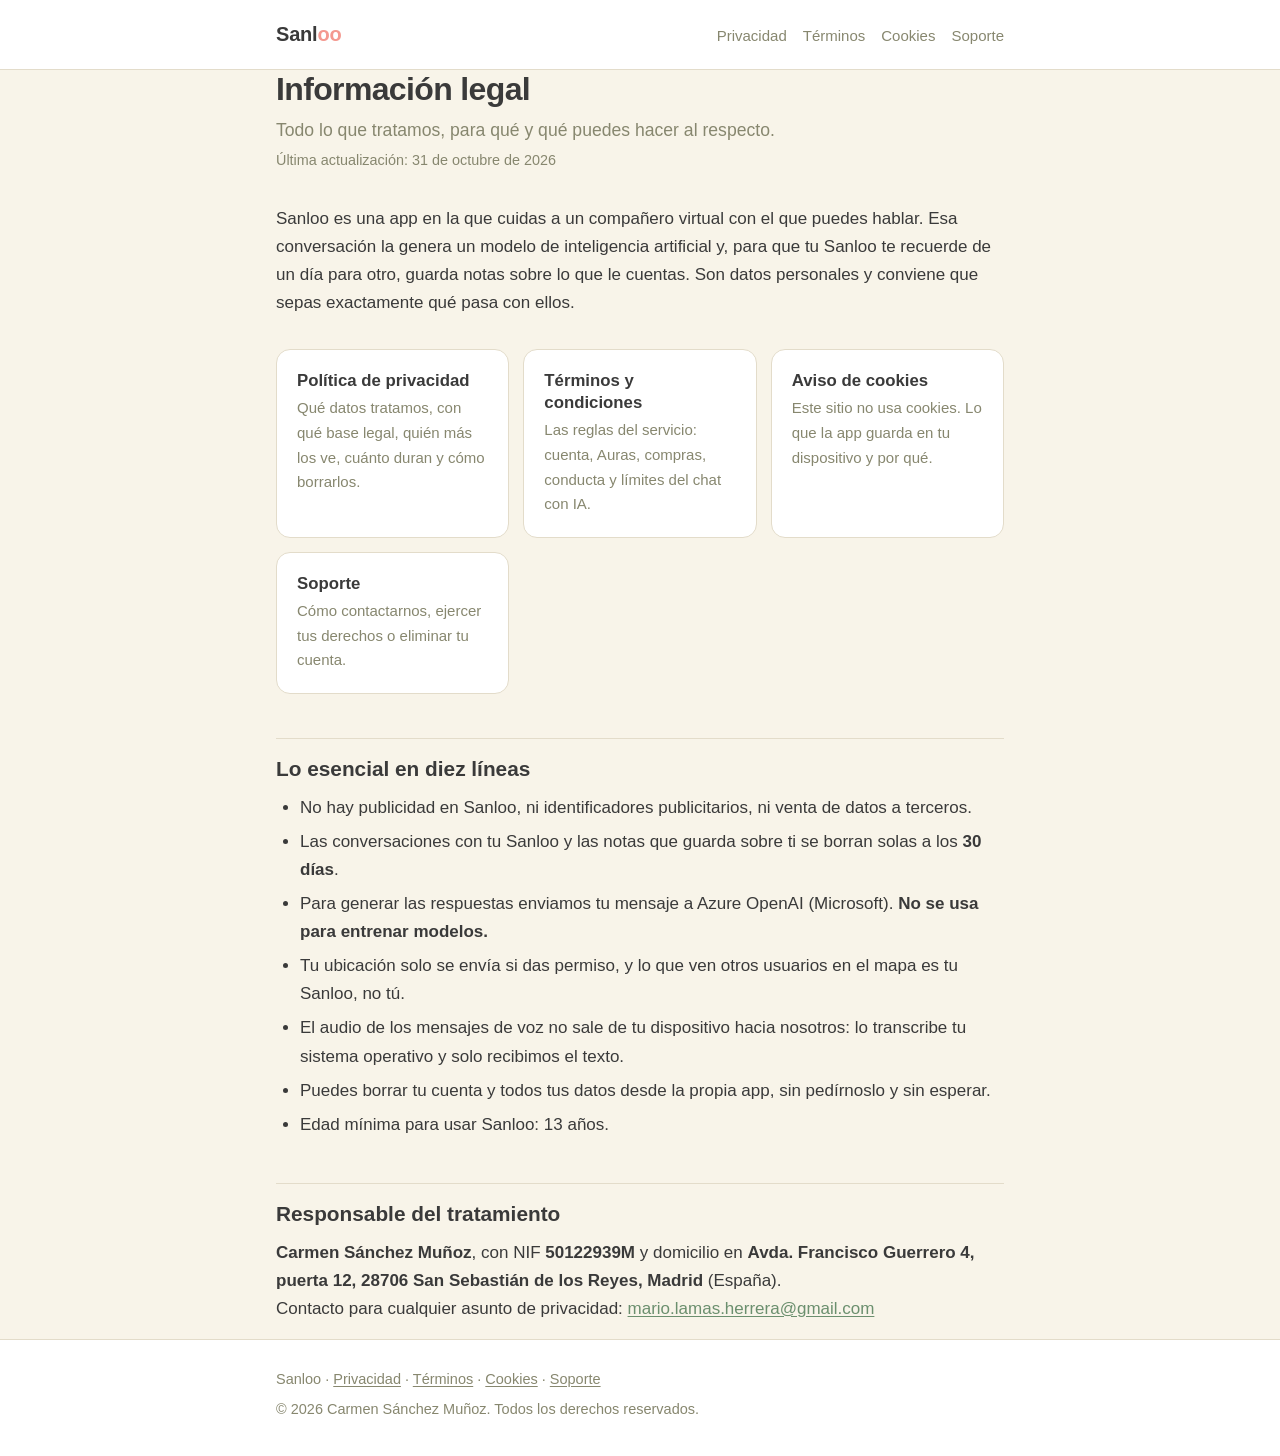
<file: index.html>
<!DOCTYPE html>
<html lang="es">
<head>
<meta charset="utf-8">
<meta name="viewport" content="width=device-width, initial-scale=1">
<title>Sanloo · Información legal</title>
<meta name="description" content="Política de privacidad, términos y condiciones, aviso de cookies y soporte de la app Sanloo.">
<link rel="stylesheet" href="assets/styles.css">
</head>
<body>

<header class="site">
  <div class="wrap">
    <a class="brand" href="index.html">Sanl<span>oo</span></a>
    <nav class="site">
      <a href="privacidad.html">Privacidad</a>
      <a href="terminos.html">Términos</a>
      <a href="cookies.html">Cookies</a>
      <a href="soporte.html">Soporte</a>
    </nav>
  </div>
</header>

<main class="wrap">
  <h1>Información legal</h1>
  <p class="lede">Todo lo que tratamos, para qué y qué puedes hacer al respecto.</p>
  <p class="updated">Última actualización: 31 de octubre de 2026</p>

  <p>
    Sanloo es una app en la que cuidas a un compañero virtual con el que
    puedes hablar. Esa conversación la genera un modelo de inteligencia
    artificial y, para que tu Sanloo te recuerde de un día para otro,
    guarda notas sobre lo que le cuentas. Son datos personales y
    conviene que sepas exactamente qué pasa con ellos.
  </p>

  <div class="cards">
    <a class="card" href="privacidad.html">
      <h2>Política de privacidad</h2>
      <p>Qué datos tratamos, con qué base legal, quién más los ve, cuánto duran y cómo borrarlos.</p>
    </a>
    <a class="card" href="terminos.html">
      <h2>Términos y condiciones</h2>
      <p>Las reglas del servicio: cuenta, Auras, compras, conducta y límites del chat con IA.</p>
    </a>
    <a class="card" href="cookies.html">
      <h2>Aviso de cookies</h2>
      <p>Este sitio no usa cookies. Lo que la app guarda en tu dispositivo y por qué.</p>
    </a>
    <a class="card" href="soporte.html">
      <h2>Soporte</h2>
      <p>Cómo contactarnos, ejercer tus derechos o eliminar tu cuenta.</p>
    </a>
  </div>

  <h2>Lo esencial en diez líneas</h2>
  <ul>
    <li>No hay publicidad en Sanloo, ni identificadores publicitarios, ni venta de datos a terceros.</li>
    <li>Las conversaciones con tu Sanloo y las notas que guarda sobre ti se borran solas a los <strong>30 días</strong>.</li>
    <li>Para generar las respuestas enviamos tu mensaje a Azure OpenAI (Microsoft). <strong>No se usa para entrenar modelos.</strong></li>
    <li>Tu ubicación solo se envía si das permiso, y lo que ven otros usuarios en el mapa es tu Sanloo, no tú.</li>
    <li>El audio de los mensajes de voz no sale de tu dispositivo hacia nosotros: lo transcribe tu sistema operativo y solo recibimos el texto.</li>
    <li>Puedes borrar tu cuenta y todos tus datos desde la propia app, sin pedírnoslo y sin esperar.</li>
    <li>Edad mínima para usar Sanloo: 13 años.</li>
  </ul>

  <h2>Responsable del tratamiento</h2>
  <p>
    <strong>Carmen Sánchez Muñoz</strong>, con NIF <strong>50122939M</strong> y
    domicilio en <strong>Avda. Francisco Guerrero 4, puerta 12, 28706 San Sebastián de los Reyes, Madrid</strong>
    (España).<br>
    Contacto para cualquier asunto de privacidad:
    <a href="mailto:mario.lamas.herrera@gmail.com">mario.lamas.herrera@gmail.com</a>
  </p>
</main>

<footer class="site">
  <div class="wrap">
    <p>Sanloo · <a href="privacidad.html">Privacidad</a> · <a href="terminos.html">Términos</a> · <a href="cookies.html">Cookies</a> · <a href="soporte.html">Soporte</a></p>
    <p>© 2026 Carmen Sánchez Muñoz. Todos los derechos reservados.</p>
  </div>
</footer>

</body>
</html>
</file>
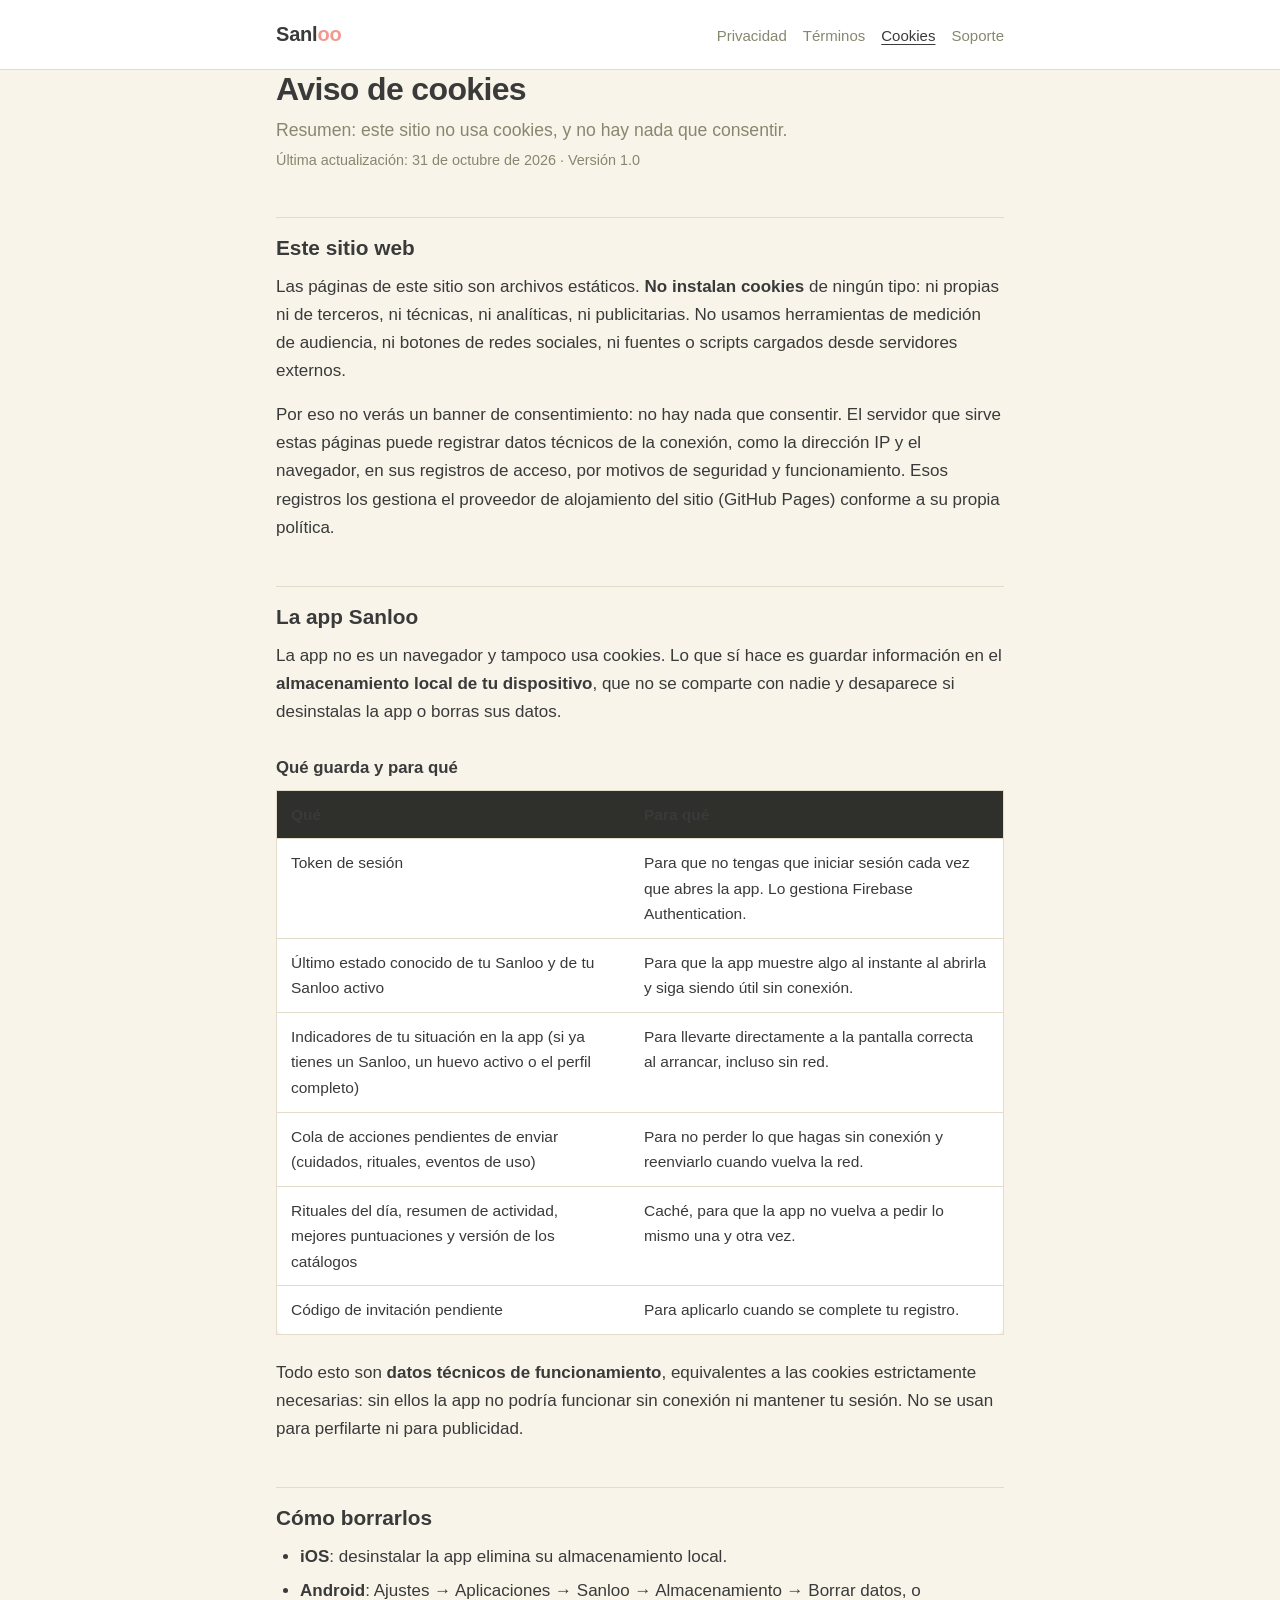
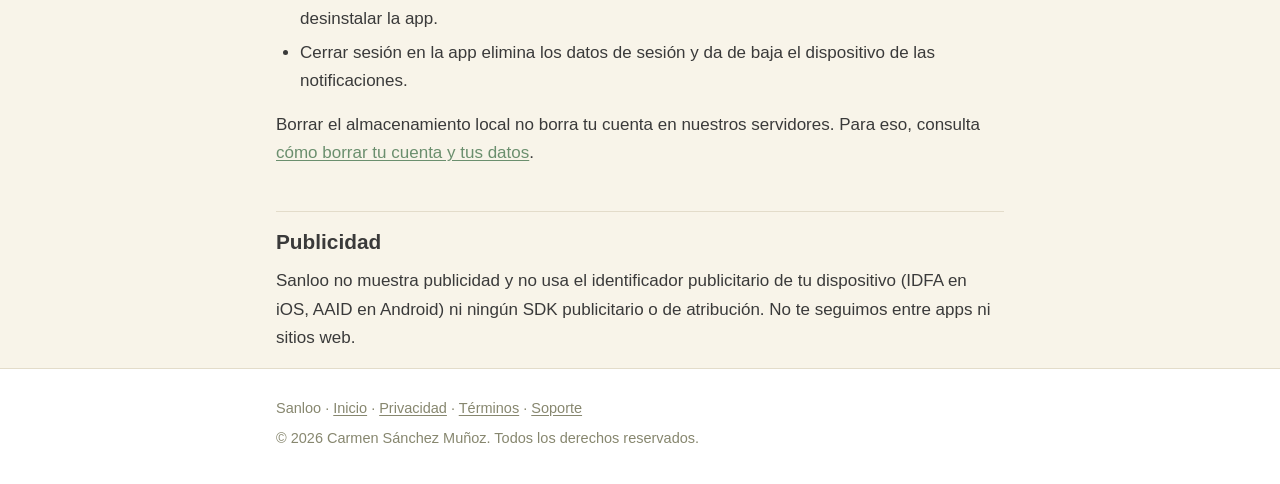
<file: cookies.html>
<!DOCTYPE html>
<html lang="es">
<head>
<meta charset="utf-8">
<meta name="viewport" content="width=device-width, initial-scale=1">
<title>Aviso de cookies · Sanloo</title>
<meta name="description" content="Este sitio no usa cookies. Qué guarda la app Sanloo en el almacenamiento de tu dispositivo y para qué.">
<link rel="stylesheet" href="assets/styles.css">
</head>
<body>

<header class="site">
  <div class="wrap">
    <a class="brand" href="index.html">Sanl<span>oo</span></a>
    <nav class="site">
      <a href="privacidad.html">Privacidad</a>
      <a href="terminos.html">Términos</a>
      <a href="cookies.html" aria-current="page">Cookies</a>
      <a href="soporte.html">Soporte</a>
    </nav>
  </div>
</header>

<main class="wrap">
  <h1>Aviso de cookies</h1>
  <p class="lede">Resumen: este sitio no usa cookies, y no hay nada que consentir.</p>
  <p class="updated">Última actualización: 31 de octubre de 2026 · Versión 1.0</p>

  <h2>Este sitio web</h2>
  <p>
    Las páginas de este sitio son archivos estáticos. <strong>No
    instalan cookies</strong> de ningún tipo: ni propias ni de terceros,
    ni técnicas, ni analíticas, ni publicitarias. No usamos herramientas
    de medición de audiencia, ni botones de redes sociales, ni fuentes o
    scripts cargados desde servidores externos.
  </p>
  <p>
    Por eso no verás un banner de consentimiento: no hay nada que
    consentir. El servidor que sirve estas páginas puede registrar datos
    técnicos de la conexión, como la dirección IP y el navegador, en sus
    registros de acceso, por motivos de seguridad y funcionamiento. Esos
    registros los gestiona el proveedor de alojamiento del sitio
    (GitHub Pages) conforme a su propia política.
  </p>

  <h2>La app Sanloo</h2>
  <p>
    La app no es un navegador y tampoco usa cookies. Lo que sí hace es
    guardar información en el <strong>almacenamiento local de tu
    dispositivo</strong>, que no se comparte con nadie y desaparece si
    desinstalas la app o borras sus datos.
  </p>

  <h3>Qué guarda y para qué</h3>
  <div class="table-scroll">
  <table>
    <thead>
      <tr><th>Qué</th><th>Para qué</th></tr>
    </thead>
    <tbody>
      <tr>
        <td>Token de sesión</td>
        <td>Para que no tengas que iniciar sesión cada vez que abres la app. Lo gestiona Firebase Authentication.</td>
      </tr>
      <tr>
        <td>Último estado conocido de tu Sanloo y de tu Sanloo activo</td>
        <td>Para que la app muestre algo al instante al abrirla y siga siendo útil sin conexión.</td>
      </tr>
      <tr>
        <td>Indicadores de tu situación en la app (si ya tienes un Sanloo, un huevo activo o el perfil completo)</td>
        <td>Para llevarte directamente a la pantalla correcta al arrancar, incluso sin red.</td>
      </tr>
      <tr>
        <td>Cola de acciones pendientes de enviar (cuidados, rituales, eventos de uso)</td>
        <td>Para no perder lo que hagas sin conexión y reenviarlo cuando vuelva la red.</td>
      </tr>
      <tr>
        <td>Rituales del día, resumen de actividad, mejores puntuaciones y versión de los catálogos</td>
        <td>Caché, para que la app no vuelva a pedir lo mismo una y otra vez.</td>
      </tr>
      <tr>
        <td>Código de invitación pendiente</td>
        <td>Para aplicarlo cuando se complete tu registro.</td>
      </tr>
    </tbody>
  </table>
  </div>
  <p>
    Todo esto son <strong>datos técnicos de funcionamiento</strong>,
    equivalentes a las cookies estrictamente necesarias: sin ellos la app
    no podría funcionar sin conexión ni mantener tu sesión. No se usan
    para perfilarte ni para publicidad.
  </p>

  <h2>Cómo borrarlos</h2>
  <ul>
    <li><strong>iOS</strong>: desinstalar la app elimina su almacenamiento local.</li>
    <li><strong>Android</strong>: Ajustes → Aplicaciones → Sanloo → Almacenamiento → Borrar datos, o desinstalar la app.</li>
    <li>Cerrar sesión en la app elimina los datos de sesión y da de baja el dispositivo de las notificaciones.</li>
  </ul>
  <p>
    Borrar el almacenamiento local no borra tu cuenta en nuestros
    servidores. Para eso, consulta
    <a href="privacidad.html#borrar">cómo borrar tu cuenta y tus datos</a>.
  </p>

  <h2>Publicidad</h2>
  <p>
    Sanloo no muestra publicidad y no usa el identificador publicitario
    de tu dispositivo (IDFA en iOS, AAID en Android) ni ningún SDK
    publicitario o de atribución. No te seguimos entre apps ni sitios web.
  </p>
</main>

<footer class="site">
  <div class="wrap">
    <p>Sanloo · <a href="index.html">Inicio</a> · <a href="privacidad.html">Privacidad</a> · <a href="terminos.html">Términos</a> · <a href="soporte.html">Soporte</a></p>
    <p>© 2026 Carmen Sánchez Muñoz. Todos los derechos reservados.</p>
  </div>
</footer>

</body>
</html>
</file>
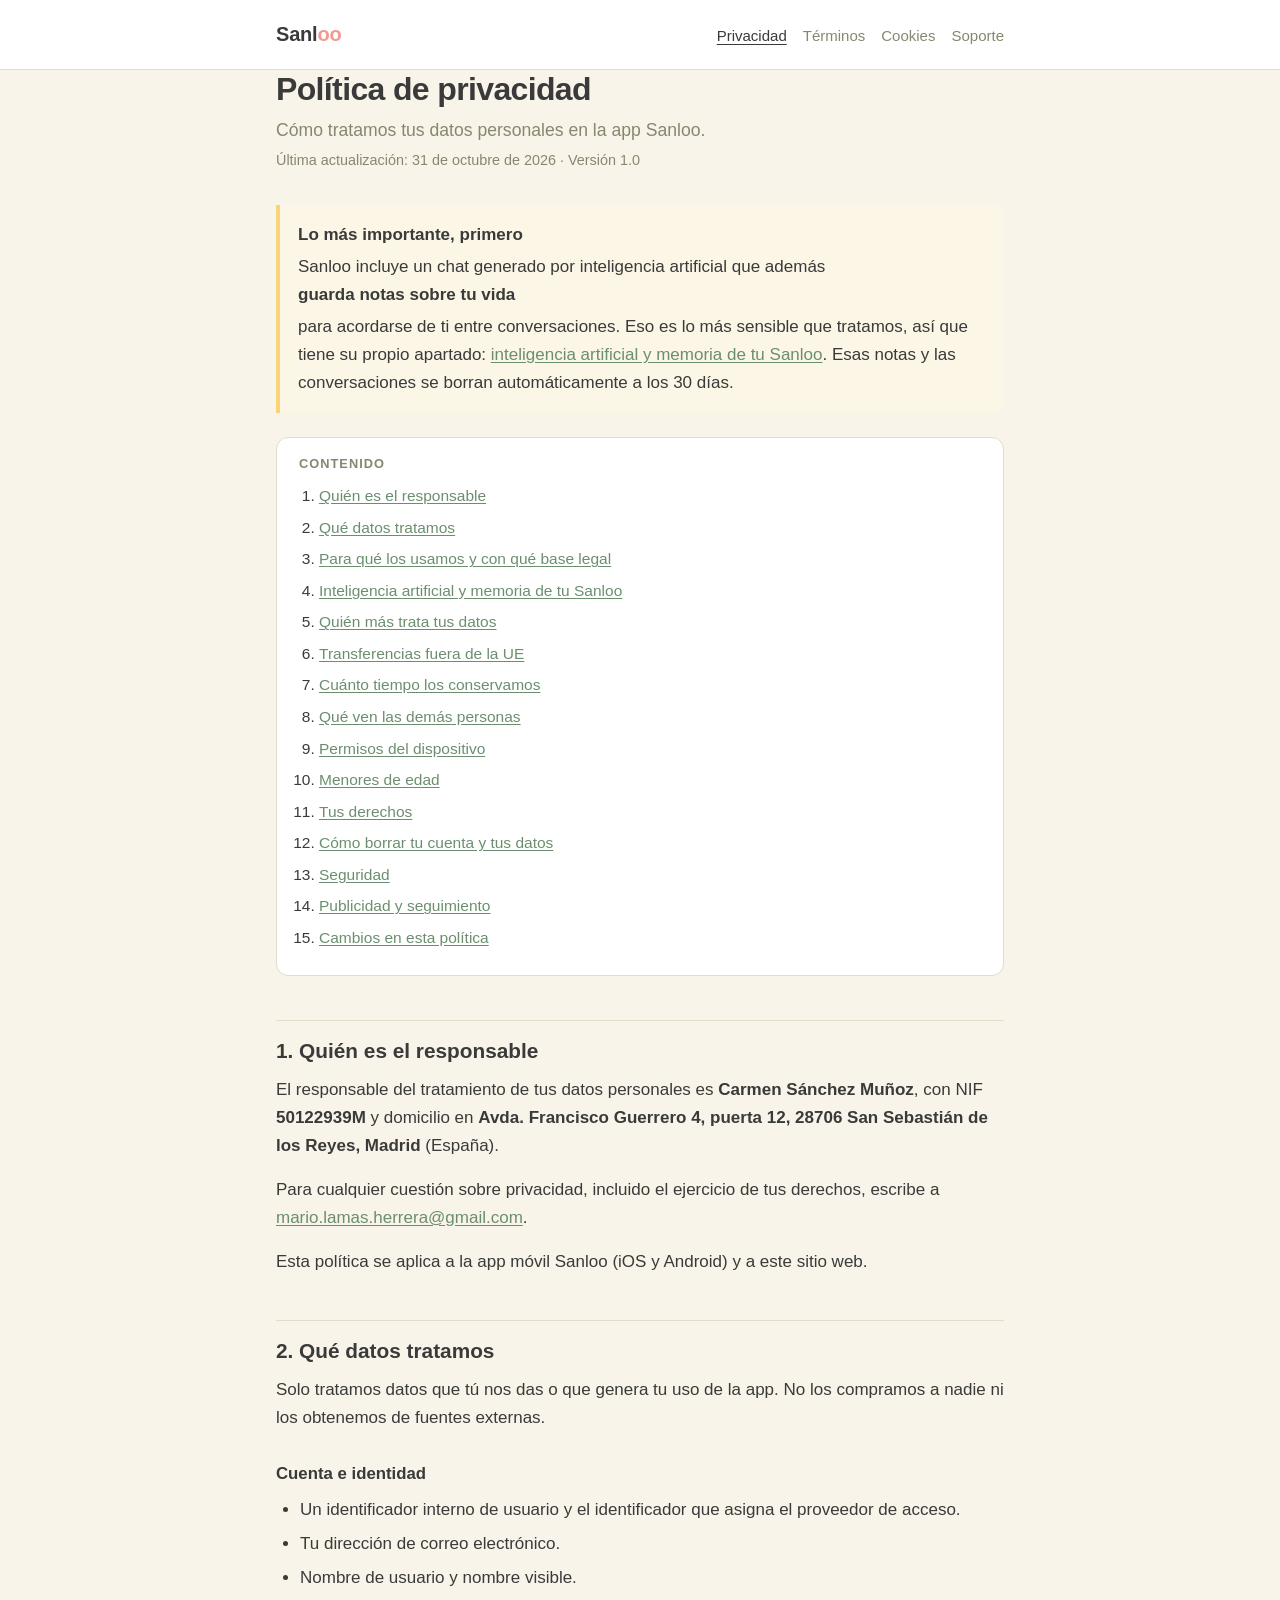
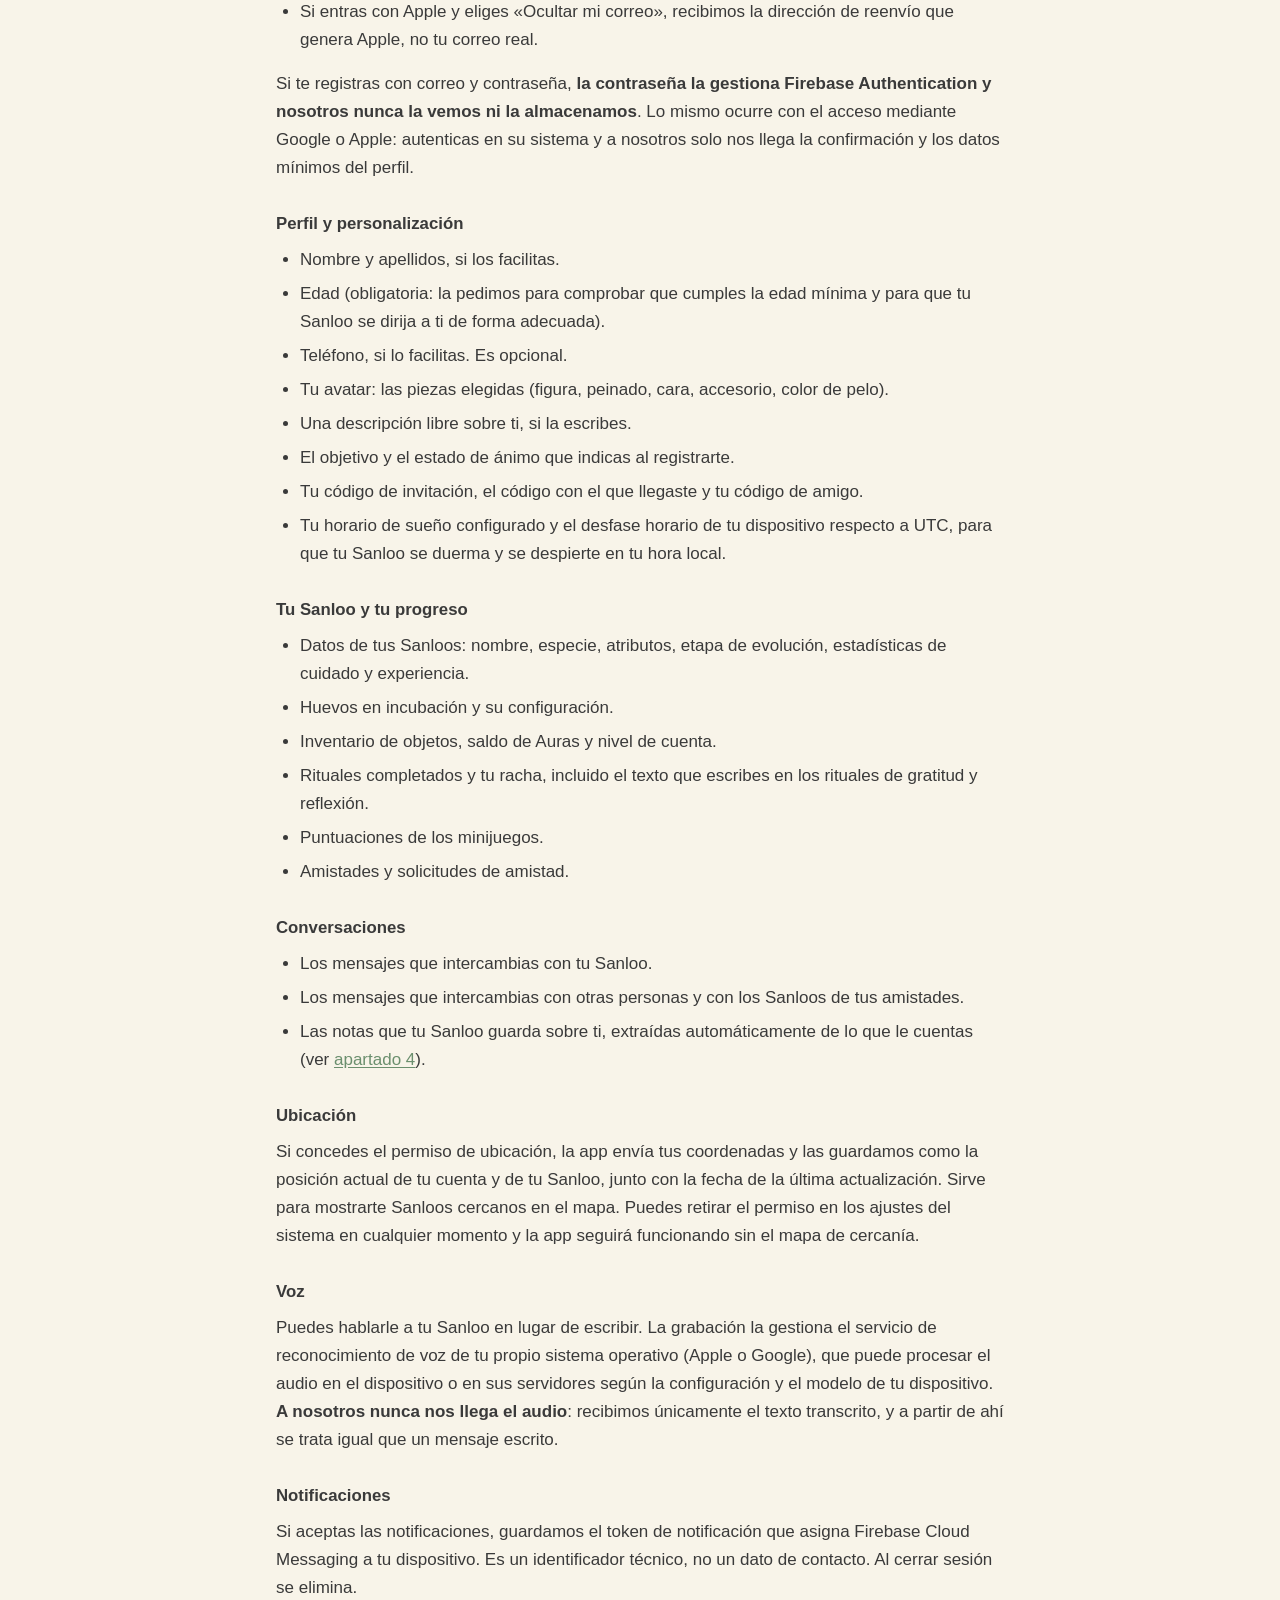
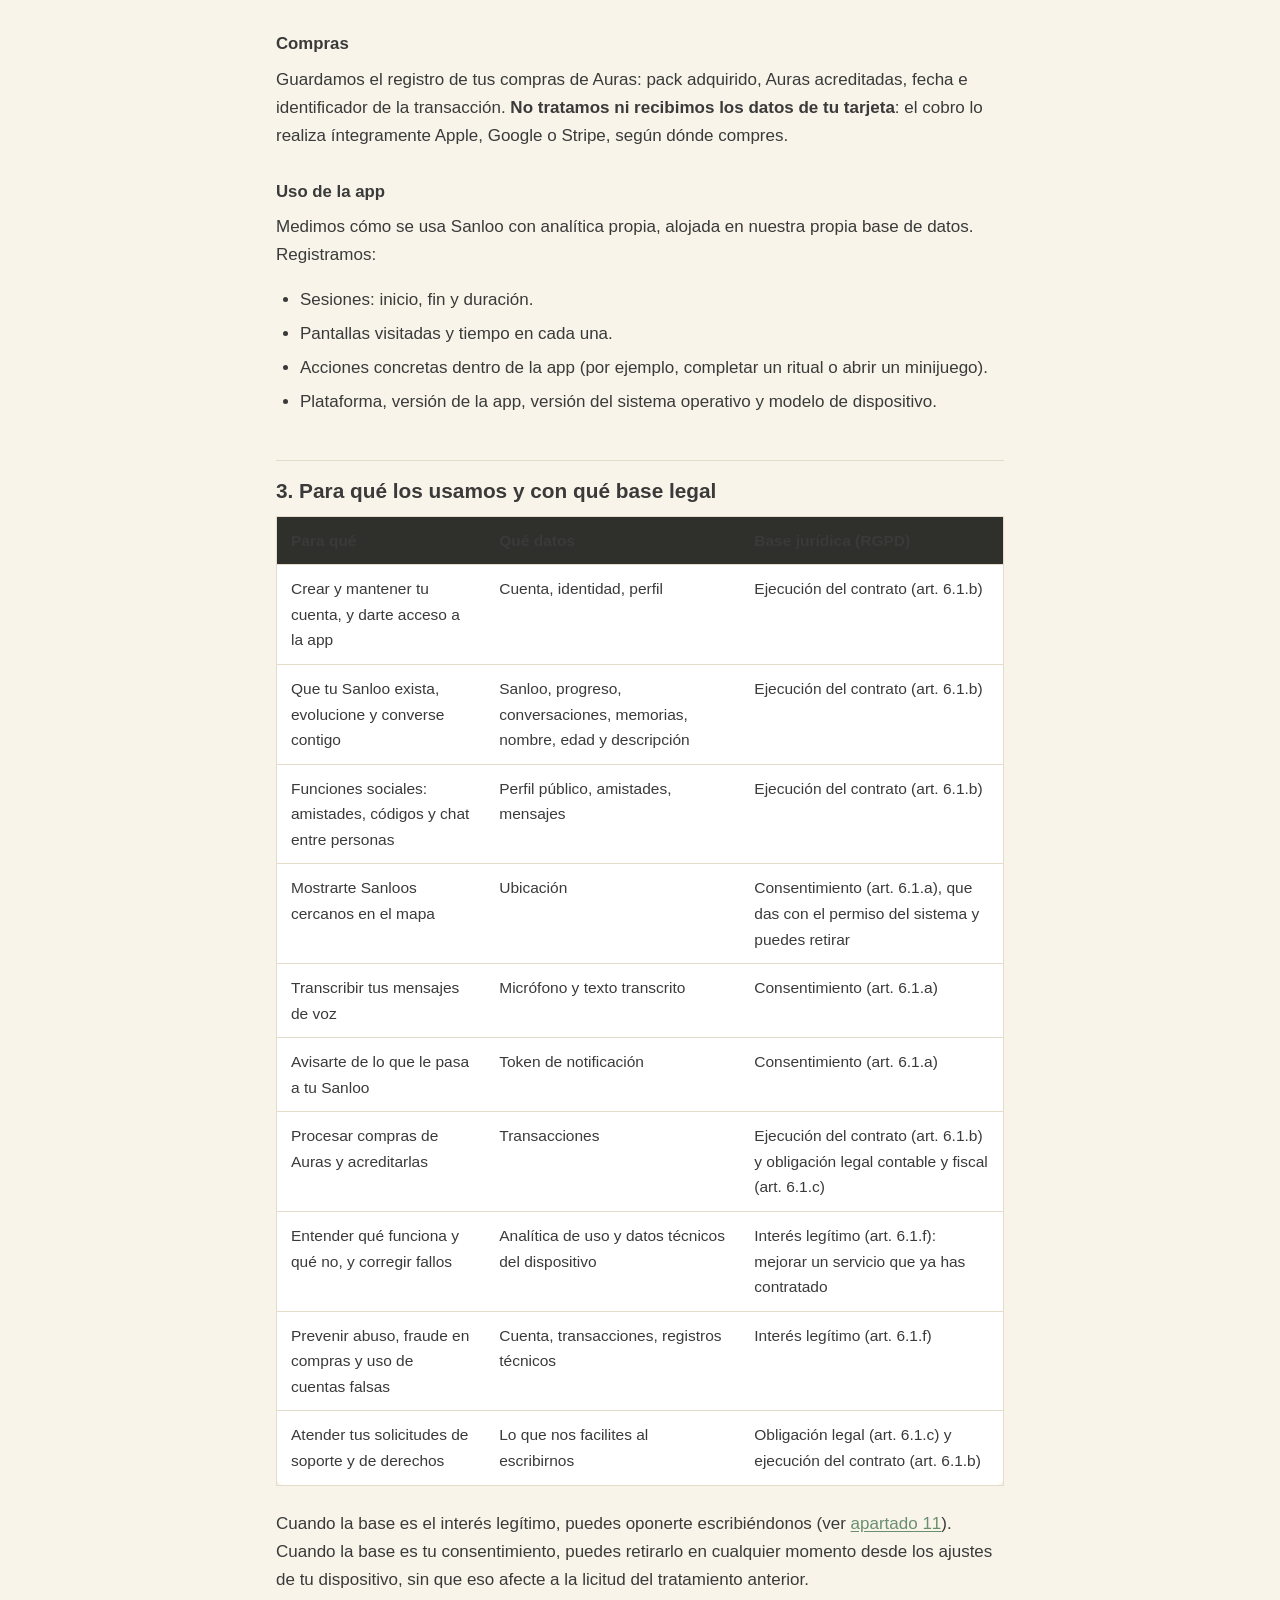
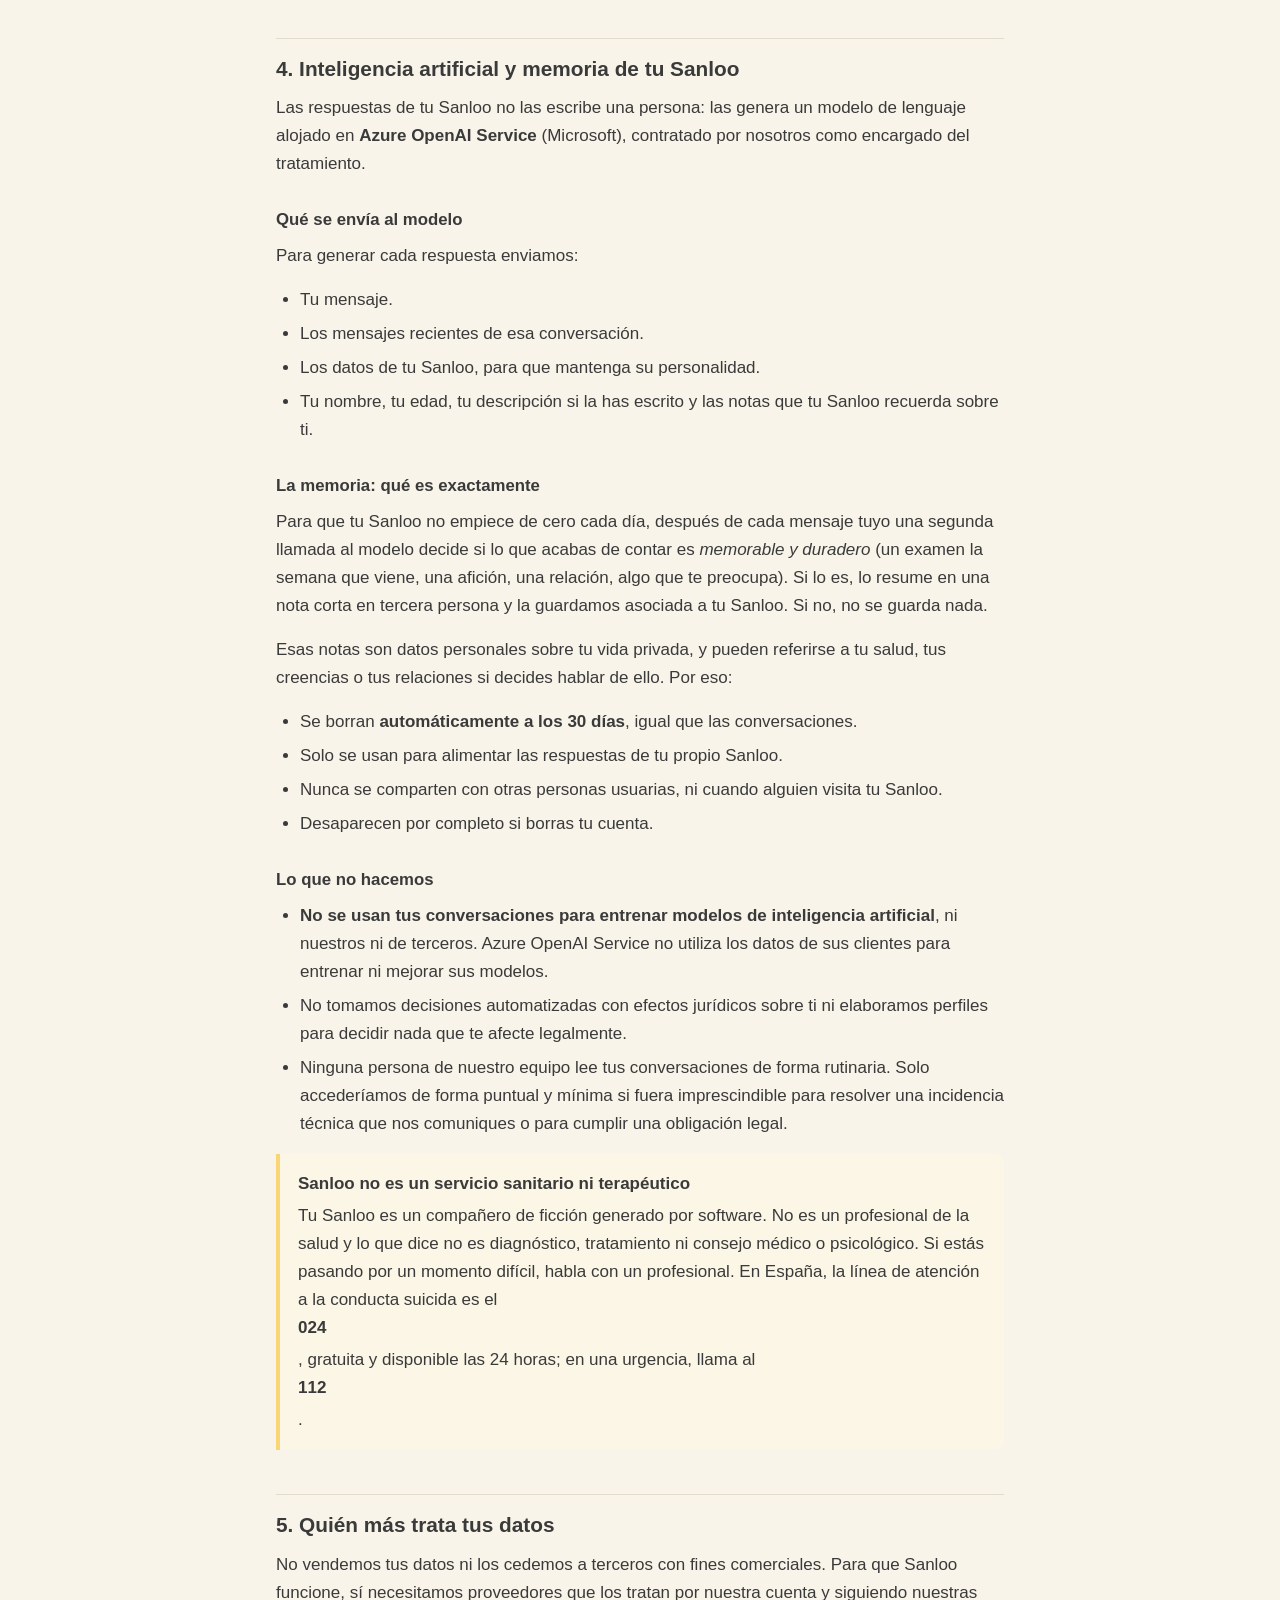
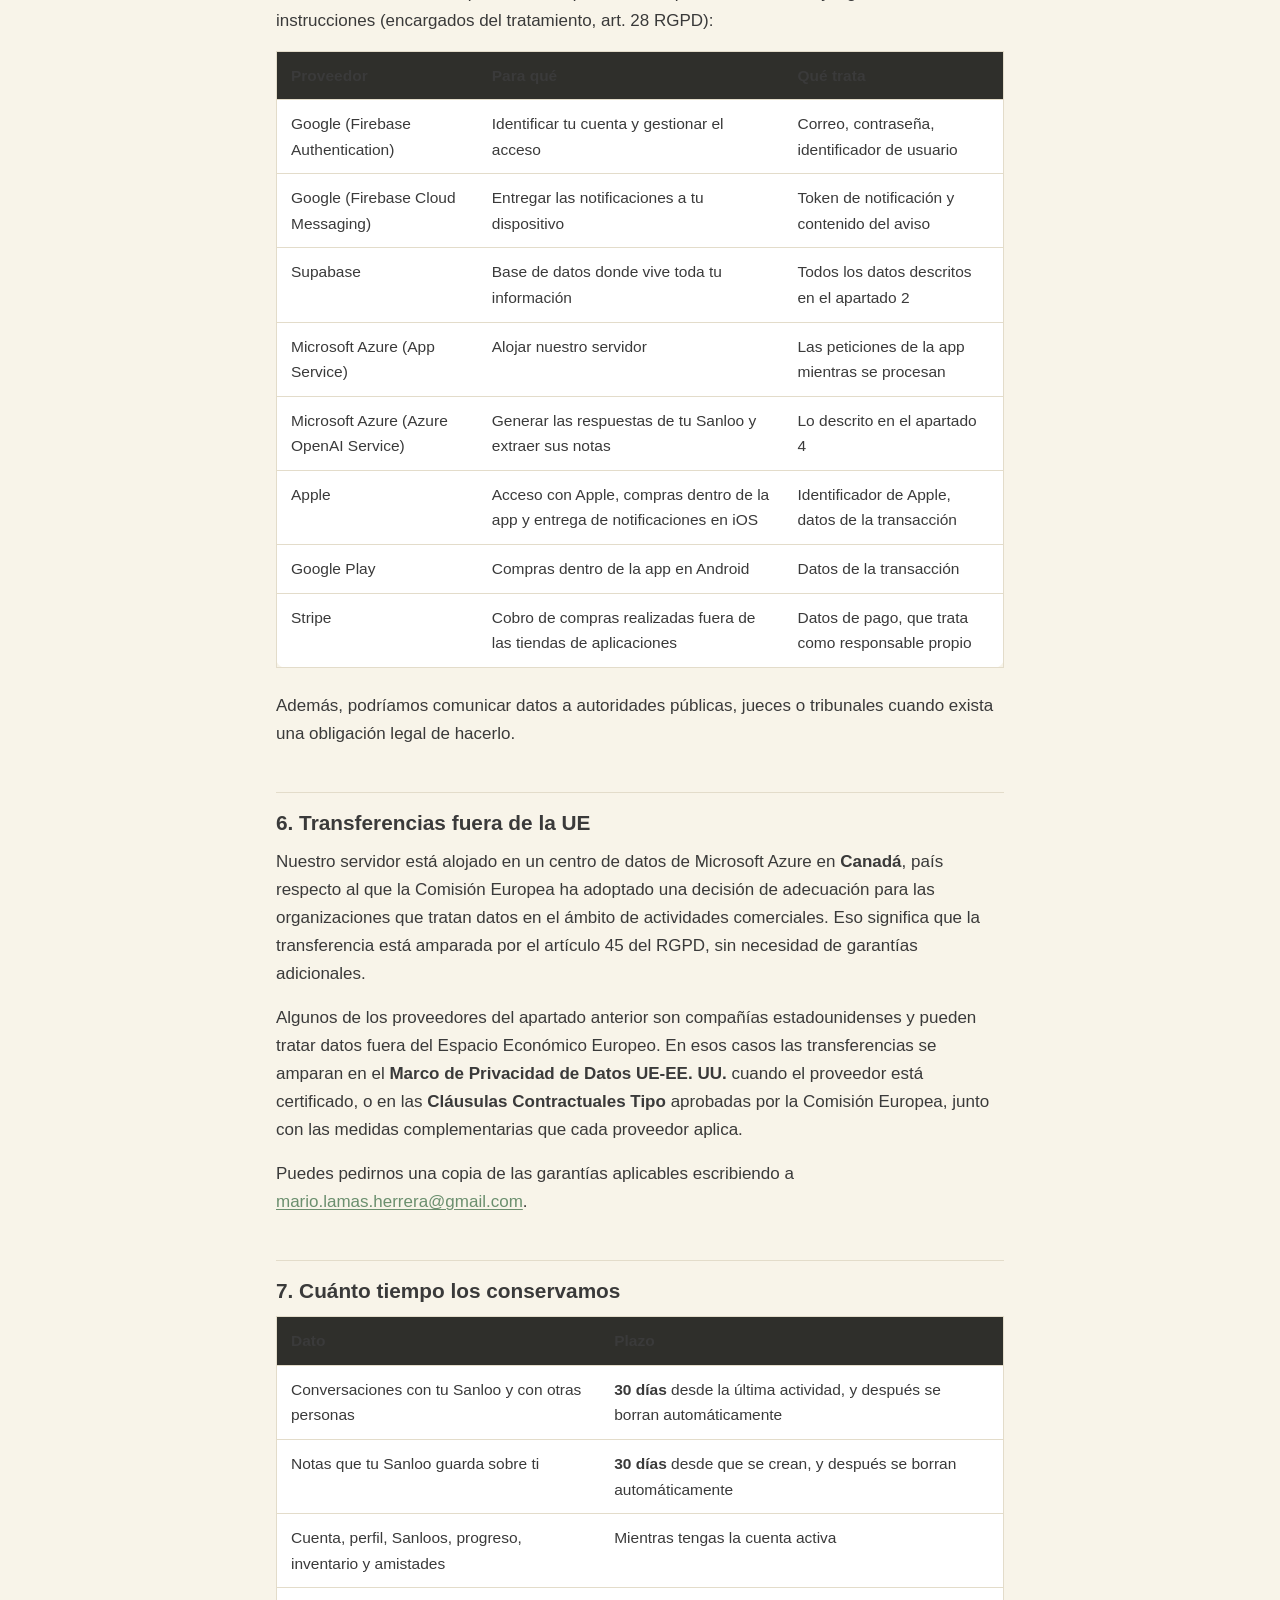
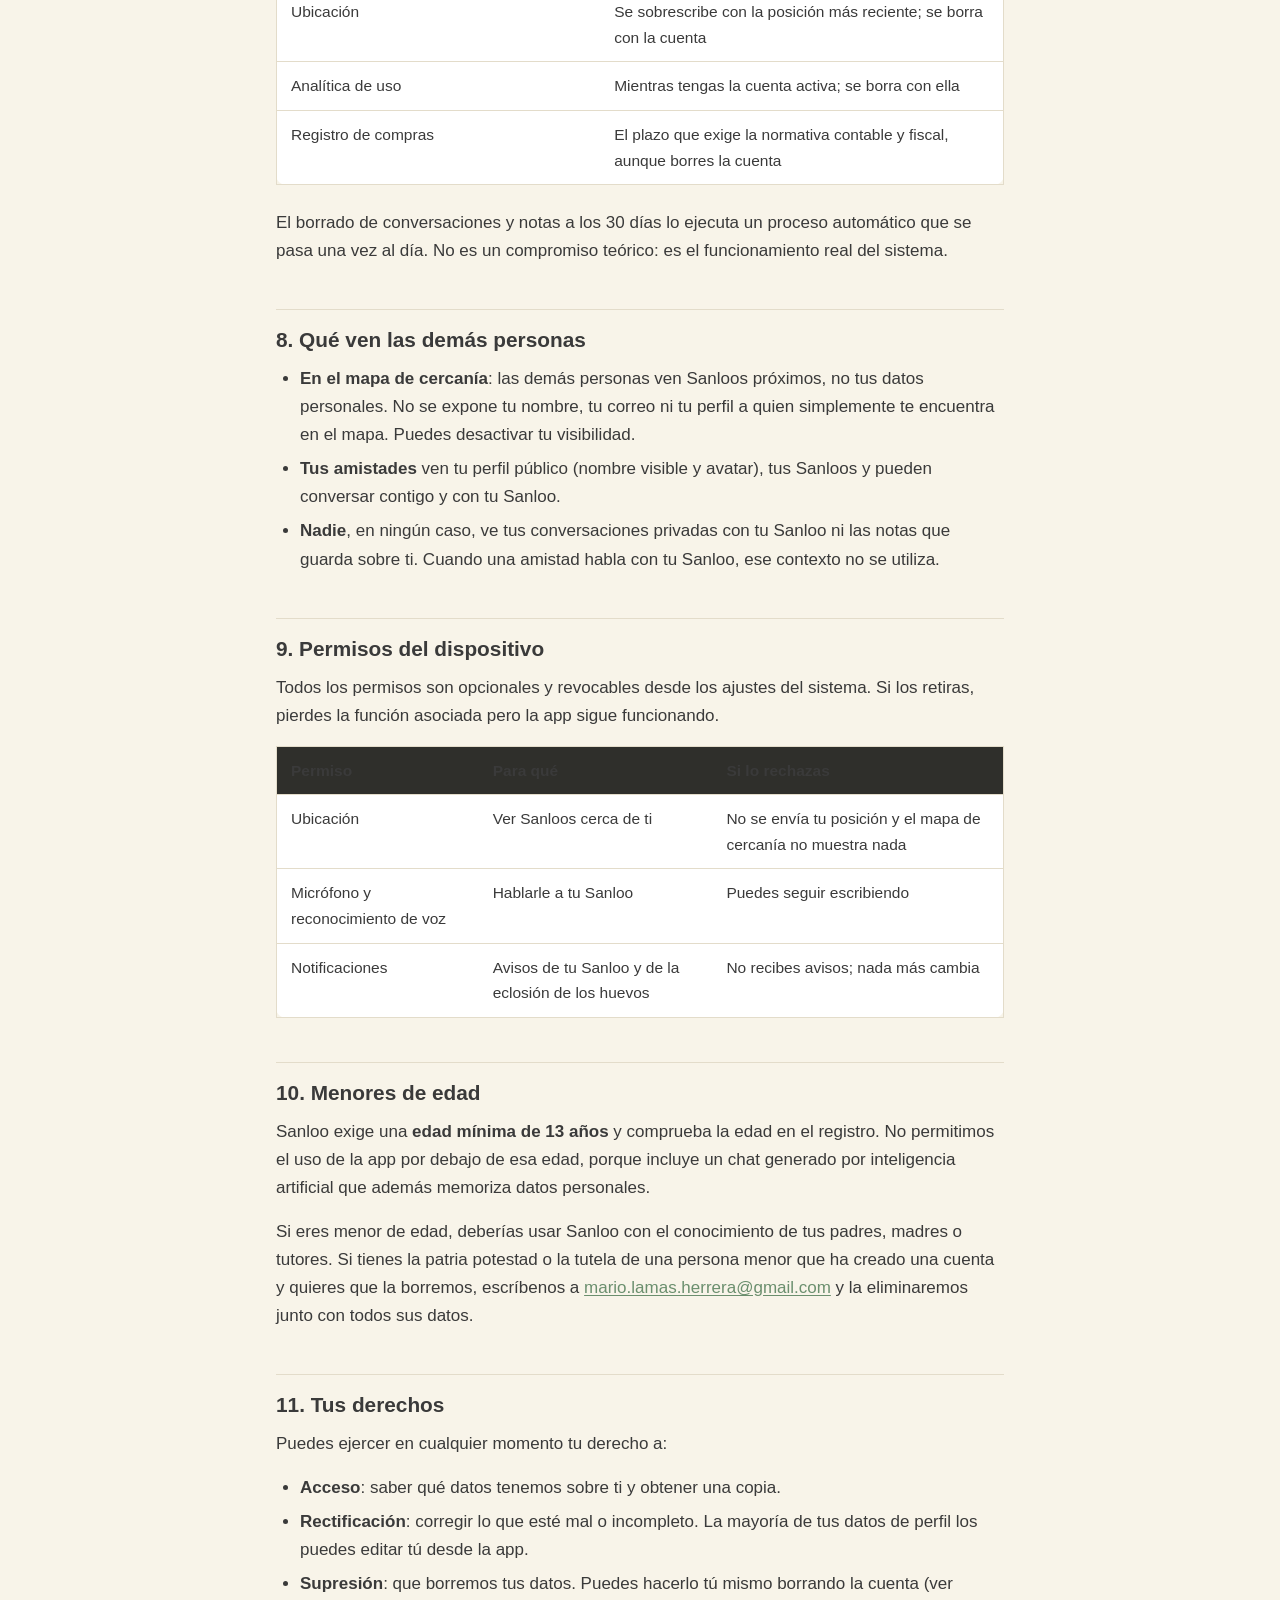
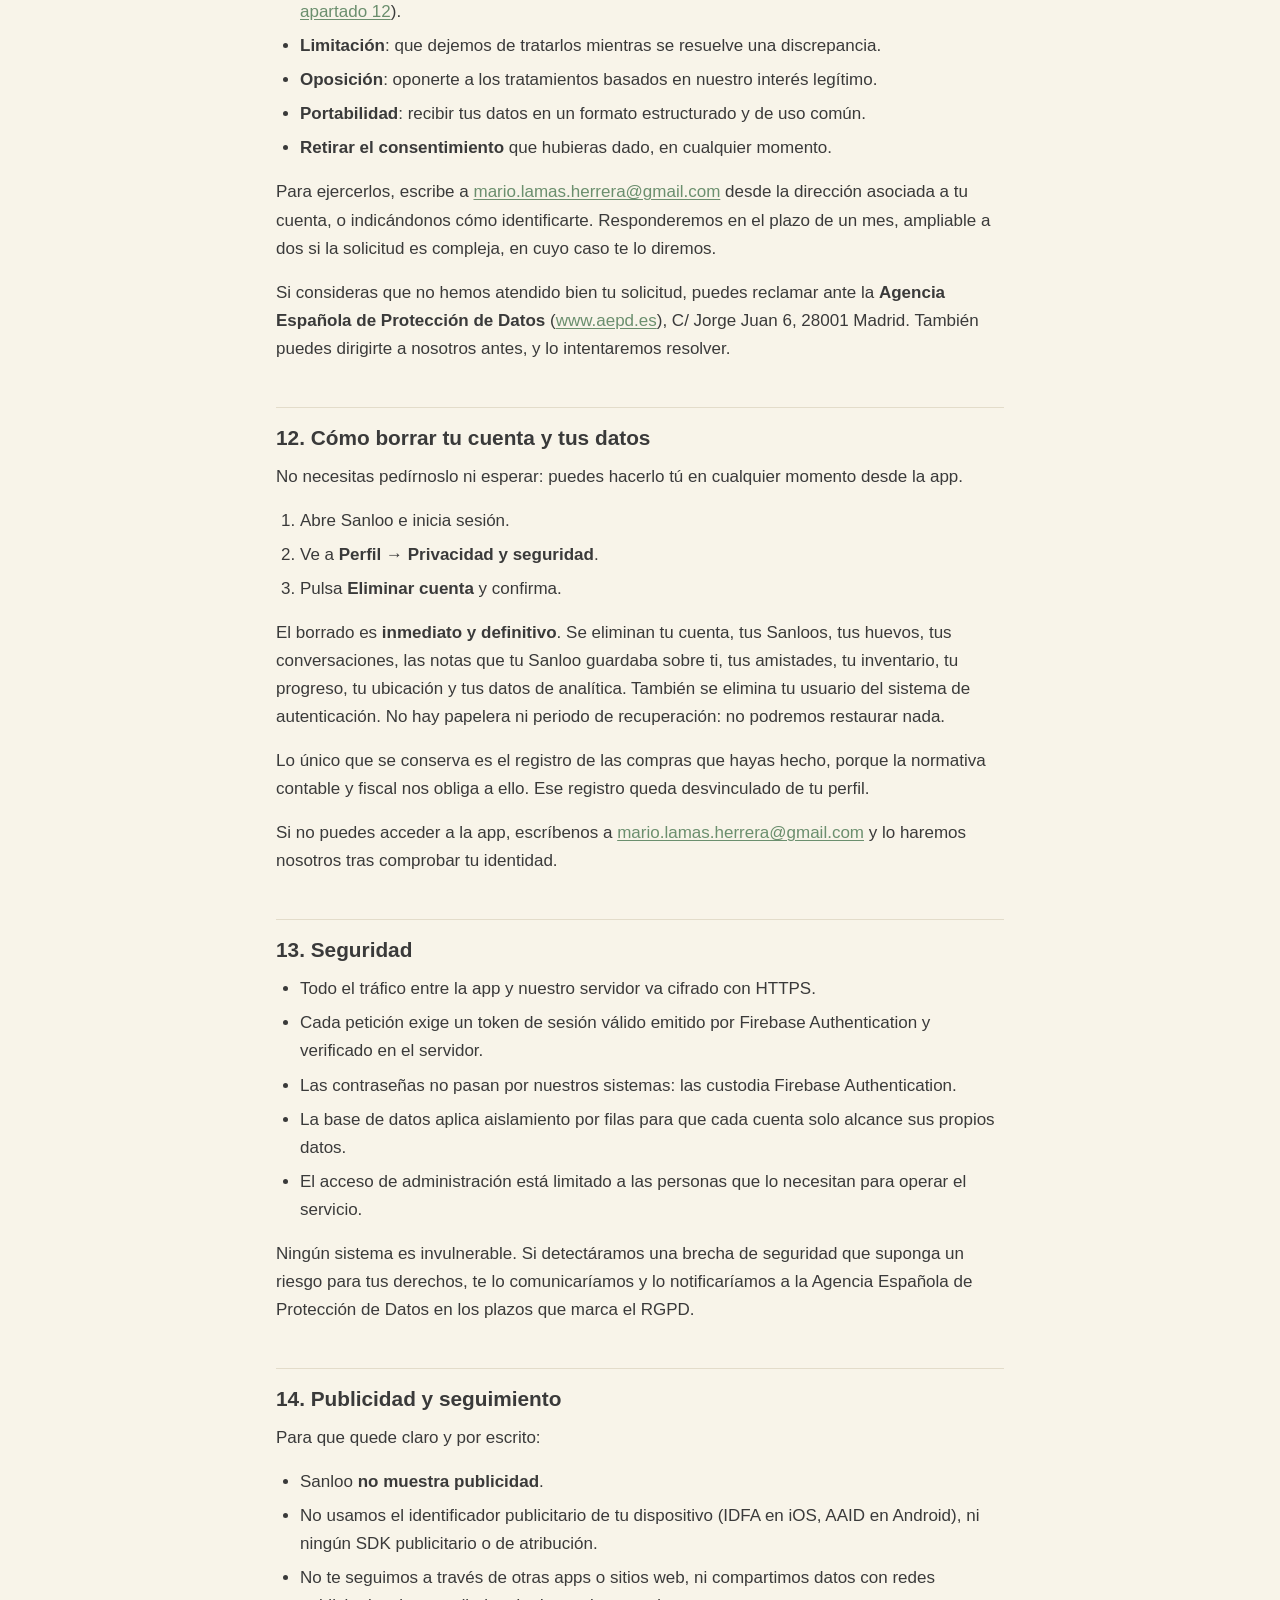
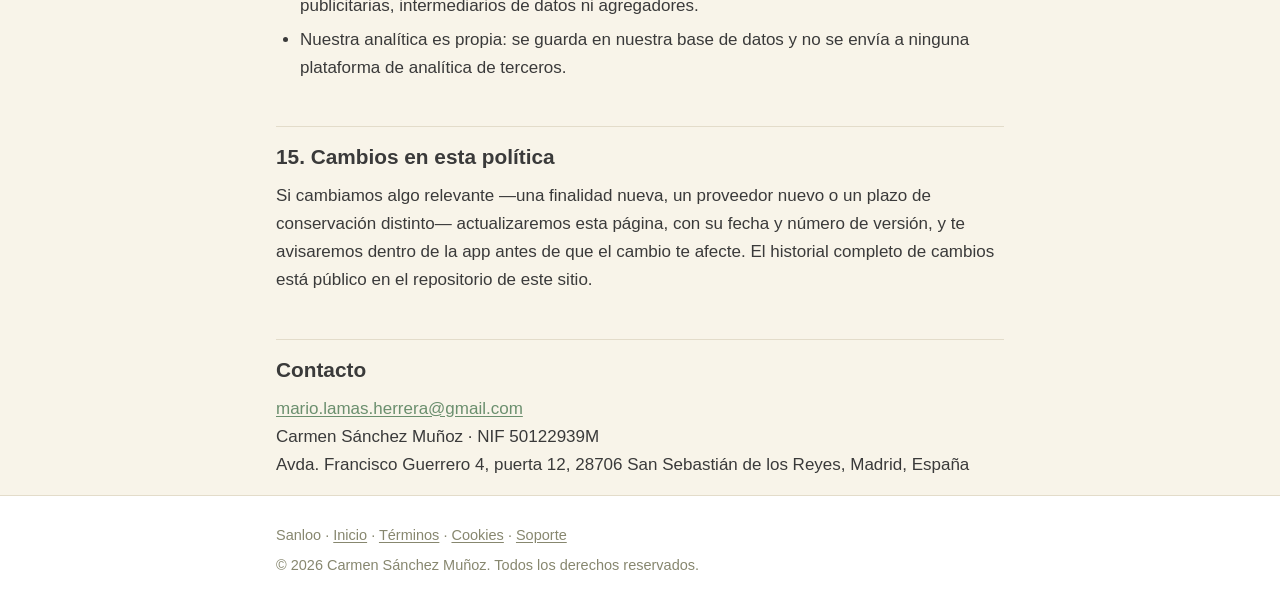
<file: privacidad.html>
<!DOCTYPE html>
<html lang="es">
<head>
<meta charset="utf-8">
<meta name="viewport" content="width=device-width, initial-scale=1">
<title>Política de privacidad · Sanloo</title>
<meta name="description" content="Qué datos personales trata la app Sanloo, con qué base jurídica, quién más los trata, cuánto se conservan y cómo ejercer tus derechos.">
<link rel="stylesheet" href="assets/styles.css">
</head>
<body>

<header class="site">
  <div class="wrap">
    <a class="brand" href="index.html">Sanl<span>oo</span></a>
    <nav class="site">
      <a href="privacidad.html" aria-current="page">Privacidad</a>
      <a href="terminos.html">Términos</a>
      <a href="cookies.html">Cookies</a>
      <a href="soporte.html">Soporte</a>
    </nav>
  </div>
</header>

<main class="wrap">
  <h1>Política de privacidad</h1>
  <p class="lede">Cómo tratamos tus datos personales en la app Sanloo.</p>
  <p class="updated">Última actualización: 31 de octubre de 2026 · Versión 1.0</p>

  <div class="note">
    <strong>Lo más importante, primero</strong>
    <p>
      Sanloo incluye un chat generado por inteligencia artificial que
      además <strong>guarda notas sobre tu vida</strong> para acordarse de
      ti entre conversaciones. Eso es lo más sensible que tratamos, así
      que tiene su propio apartado:
      <a href="#ia">inteligencia artificial y memoria de tu Sanloo</a>.
      Esas notas y las conversaciones se borran automáticamente a los 30 días.
    </p>
  </div>

  <nav class="toc">
    <h2>Contenido</h2>
    <ol>
      <li><a href="#responsable">Quién es el responsable</a></li>
      <li><a href="#datos">Qué datos tratamos</a></li>
      <li><a href="#finalidades">Para qué los usamos y con qué base legal</a></li>
      <li><a href="#ia">Inteligencia artificial y memoria de tu Sanloo</a></li>
      <li><a href="#terceros">Quién más trata tus datos</a></li>
      <li><a href="#transferencias">Transferencias fuera de la UE</a></li>
      <li><a href="#plazos">Cuánto tiempo los conservamos</a></li>
      <li><a href="#otros-usuarios">Qué ven las demás personas</a></li>
      <li><a href="#permisos">Permisos del dispositivo</a></li>
      <li><a href="#menores">Menores de edad</a></li>
      <li><a href="#derechos">Tus derechos</a></li>
      <li><a href="#borrar">Cómo borrar tu cuenta y tus datos</a></li>
      <li><a href="#seguridad">Seguridad</a></li>
      <li><a href="#publicidad">Publicidad y seguimiento</a></li>
      <li><a href="#cambios">Cambios en esta política</a></li>
    </ol>
  </nav>

  <h2 id="responsable">1. Quién es el responsable</h2>
  <p>
    El responsable del tratamiento de tus datos personales es
    <strong>Carmen Sánchez Muñoz</strong>, con NIF <strong>50122939M</strong>
    y domicilio en <strong>Avda. Francisco Guerrero 4, puerta 12, 28706 San Sebastián de los Reyes, Madrid</strong> (España).
  </p>
  <p>
    Para cualquier cuestión sobre privacidad, incluido el ejercicio de tus
    derechos, escribe a
    <a href="mailto:mario.lamas.herrera@gmail.com">mario.lamas.herrera@gmail.com</a>.
  </p>
  <p>
    Esta política se aplica a la app móvil Sanloo (iOS y Android) y a este
    sitio web.
  </p>

  <h2 id="datos">2. Qué datos tratamos</h2>
  <p>
    Solo tratamos datos que tú nos das o que genera tu uso de la app. No
    los compramos a nadie ni los obtenemos de fuentes externas.
  </p>

  <h3>Cuenta e identidad</h3>
  <ul>
    <li>Un identificador interno de usuario y el identificador que asigna el proveedor de acceso.</li>
    <li>Tu dirección de correo electrónico.</li>
    <li>Nombre de usuario y nombre visible.</li>
    <li>Si entras con Apple y eliges «Ocultar mi correo», recibimos la dirección de reenvío que genera Apple, no tu correo real.</li>
  </ul>
  <p>
    Si te registras con correo y contraseña, <strong>la contraseña la
    gestiona Firebase Authentication y nosotros nunca la vemos ni la
    almacenamos</strong>. Lo mismo ocurre con el acceso mediante Google o
    Apple: autenticas en su sistema y a nosotros solo nos llega la
    confirmación y los datos mínimos del perfil.
  </p>

  <h3>Perfil y personalización</h3>
  <ul>
    <li>Nombre y apellidos, si los facilitas.</li>
    <li>Edad (obligatoria: la pedimos para comprobar que cumples la edad mínima y para que tu Sanloo se dirija a ti de forma adecuada).</li>
    <li>Teléfono, si lo facilitas. Es opcional.</li>
    <li>Tu avatar: las piezas elegidas (figura, peinado, cara, accesorio, color de pelo).</li>
    <li>Una descripción libre sobre ti, si la escribes.</li>
    <li>El objetivo y el estado de ánimo que indicas al registrarte.</li>
    <li>Tu código de invitación, el código con el que llegaste y tu código de amigo.</li>
    <li>Tu horario de sueño configurado y el desfase horario de tu dispositivo respecto a UTC, para que tu Sanloo se duerma y se despierte en tu hora local.</li>
  </ul>

  <h3>Tu Sanloo y tu progreso</h3>
  <ul>
    <li>Datos de tus Sanloos: nombre, especie, atributos, etapa de evolución, estadísticas de cuidado y experiencia.</li>
    <li>Huevos en incubación y su configuración.</li>
    <li>Inventario de objetos, saldo de Auras y nivel de cuenta.</li>
    <li>Rituales completados y tu racha, incluido el texto que escribes en los rituales de gratitud y reflexión.</li>
    <li>Puntuaciones de los minijuegos.</li>
    <li>Amistades y solicitudes de amistad.</li>
  </ul>

  <h3>Conversaciones</h3>
  <ul>
    <li>Los mensajes que intercambias con tu Sanloo.</li>
    <li>Los mensajes que intercambias con otras personas y con los Sanloos de tus amistades.</li>
    <li>Las notas que tu Sanloo guarda sobre ti, extraídas automáticamente de lo que le cuentas (ver <a href="#ia">apartado 4</a>).</li>
  </ul>

  <h3>Ubicación</h3>
  <p>
    Si concedes el permiso de ubicación, la app envía tus coordenadas y
    las guardamos como la posición actual de tu cuenta y de tu Sanloo,
    junto con la fecha de la última actualización. Sirve para mostrarte
    Sanloos cercanos en el mapa. Puedes retirar el permiso en los ajustes
    del sistema en cualquier momento y la app seguirá funcionando sin el
    mapa de cercanía.
  </p>

  <h3>Voz</h3>
  <p>
    Puedes hablarle a tu Sanloo en lugar de escribir. La grabación la
    gestiona el servicio de reconocimiento de voz de tu propio sistema
    operativo (Apple o Google), que puede procesar el audio en el
    dispositivo o en sus servidores según la configuración y el modelo de
    tu dispositivo. <strong>A nosotros nunca nos llega el audio</strong>:
    recibimos únicamente el texto transcrito, y a partir de ahí se trata
    igual que un mensaje escrito.
  </p>

  <h3>Notificaciones</h3>
  <p>
    Si aceptas las notificaciones, guardamos el token de notificación que
    asigna Firebase Cloud Messaging a tu dispositivo. Es un identificador
    técnico, no un dato de contacto. Al cerrar sesión se elimina.
  </p>

  <h3>Compras</h3>
  <p>
    Guardamos el registro de tus compras de Auras: pack adquirido, Auras
    acreditadas, fecha e identificador de la transacción.
    <strong>No tratamos ni recibimos los datos de tu tarjeta</strong>: el
    cobro lo realiza íntegramente Apple, Google o Stripe, según dónde
    compres.
  </p>

  <h3>Uso de la app</h3>
  <p>
    Medimos cómo se usa Sanloo con analítica propia, alojada en nuestra
    propia base de datos. Registramos:
  </p>
  <ul>
    <li>Sesiones: inicio, fin y duración.</li>
    <li>Pantallas visitadas y tiempo en cada una.</li>
    <li>Acciones concretas dentro de la app (por ejemplo, completar un ritual o abrir un minijuego).</li>
    <li>Plataforma, versión de la app, versión del sistema operativo y modelo de dispositivo.</li>
  </ul>

  <h2 id="finalidades">3. Para qué los usamos y con qué base legal</h2>
  <div class="table-scroll">
  <table>
    <thead>
      <tr><th>Para qué</th><th>Qué datos</th><th>Base jurídica (RGPD)</th></tr>
    </thead>
    <tbody>
      <tr>
        <td>Crear y mantener tu cuenta, y darte acceso a la app</td>
        <td>Cuenta, identidad, perfil</td>
        <td>Ejecución del contrato (art. 6.1.b)</td>
      </tr>
      <tr>
        <td>Que tu Sanloo exista, evolucione y converse contigo</td>
        <td>Sanloo, progreso, conversaciones, memorias, nombre, edad y descripción</td>
        <td>Ejecución del contrato (art. 6.1.b)</td>
      </tr>
      <tr>
        <td>Funciones sociales: amistades, códigos y chat entre personas</td>
        <td>Perfil público, amistades, mensajes</td>
        <td>Ejecución del contrato (art. 6.1.b)</td>
      </tr>
      <tr>
        <td>Mostrarte Sanloos cercanos en el mapa</td>
        <td>Ubicación</td>
        <td>Consentimiento (art. 6.1.a), que das con el permiso del sistema y puedes retirar</td>
      </tr>
      <tr>
        <td>Transcribir tus mensajes de voz</td>
        <td>Micrófono y texto transcrito</td>
        <td>Consentimiento (art. 6.1.a)</td>
      </tr>
      <tr>
        <td>Avisarte de lo que le pasa a tu Sanloo</td>
        <td>Token de notificación</td>
        <td>Consentimiento (art. 6.1.a)</td>
      </tr>
      <tr>
        <td>Procesar compras de Auras y acreditarlas</td>
        <td>Transacciones</td>
        <td>Ejecución del contrato (art. 6.1.b) y obligación legal contable y fiscal (art. 6.1.c)</td>
      </tr>
      <tr>
        <td>Entender qué funciona y qué no, y corregir fallos</td>
        <td>Analítica de uso y datos técnicos del dispositivo</td>
        <td>Interés legítimo (art. 6.1.f): mejorar un servicio que ya has contratado</td>
      </tr>
      <tr>
        <td>Prevenir abuso, fraude en compras y uso de cuentas falsas</td>
        <td>Cuenta, transacciones, registros técnicos</td>
        <td>Interés legítimo (art. 6.1.f)</td>
      </tr>
      <tr>
        <td>Atender tus solicitudes de soporte y de derechos</td>
        <td>Lo que nos facilites al escribirnos</td>
        <td>Obligación legal (art. 6.1.c) y ejecución del contrato (art. 6.1.b)</td>
      </tr>
    </tbody>
  </table>
  </div>
  <p>
    Cuando la base es el interés legítimo, puedes oponerte escribiéndonos
    (ver <a href="#derechos">apartado 11</a>). Cuando la base es tu
    consentimiento, puedes retirarlo en cualquier momento desde los
    ajustes de tu dispositivo, sin que eso afecte a la licitud del
    tratamiento anterior.
  </p>

  <h2 id="ia">4. Inteligencia artificial y memoria de tu Sanloo</h2>
  <p>
    Las respuestas de tu Sanloo no las escribe una persona: las genera un
    modelo de lenguaje alojado en <strong>Azure OpenAI Service</strong>
    (Microsoft), contratado por nosotros como encargado del tratamiento.
  </p>

  <h3>Qué se envía al modelo</h3>
  <p>Para generar cada respuesta enviamos:</p>
  <ul>
    <li>Tu mensaje.</li>
    <li>Los mensajes recientes de esa conversación.</li>
    <li>Los datos de tu Sanloo, para que mantenga su personalidad.</li>
    <li>Tu nombre, tu edad, tu descripción si la has escrito y las notas que tu Sanloo recuerda sobre ti.</li>
  </ul>

  <h3>La memoria: qué es exactamente</h3>
  <p>
    Para que tu Sanloo no empiece de cero cada día, después de cada
    mensaje tuyo una segunda llamada al modelo decide si lo que acabas de
    contar es <em>memorable y duradero</em> (un examen la semana que
    viene, una afición, una relación, algo que te preocupa). Si lo es, lo
    resume en una nota corta en tercera persona y la guardamos asociada a
    tu Sanloo. Si no, no se guarda nada.
  </p>
  <p>
    Esas notas son datos personales sobre tu vida privada, y pueden
    referirse a tu salud, tus creencias o tus relaciones si decides
    hablar de ello. Por eso:
  </p>
  <ul>
    <li>Se borran <strong>automáticamente a los 30 días</strong>, igual que las conversaciones.</li>
    <li>Solo se usan para alimentar las respuestas de tu propio Sanloo.</li>
    <li>Nunca se comparten con otras personas usuarias, ni cuando alguien visita tu Sanloo.</li>
    <li>Desaparecen por completo si borras tu cuenta.</li>
  </ul>

  <h3>Lo que no hacemos</h3>
  <ul>
    <li><strong>No se usan tus conversaciones para entrenar modelos de inteligencia artificial</strong>, ni nuestros ni de terceros. Azure OpenAI Service no utiliza los datos de sus clientes para entrenar ni mejorar sus modelos.</li>
    <li>No tomamos decisiones automatizadas con efectos jurídicos sobre ti ni elaboramos perfiles para decidir nada que te afecte legalmente.</li>
    <li>Ninguna persona de nuestro equipo lee tus conversaciones de forma rutinaria. Solo accederíamos de forma puntual y mínima si fuera imprescindible para resolver una incidencia técnica que nos comuniques o para cumplir una obligación legal.</li>
  </ul>

  <div class="note">
    <strong>Sanloo no es un servicio sanitario ni terapéutico</strong>
    <p>
      Tu Sanloo es un compañero de ficción generado por software. No es un
      profesional de la salud y lo que dice no es diagnóstico, tratamiento
      ni consejo médico o psicológico. Si estás pasando por un momento
      difícil, habla con un profesional. En España, la línea de atención a
      la conducta suicida es el <strong>024</strong>, gratuita y disponible
      las 24 horas; en una urgencia, llama al <strong>112</strong>.
    </p>
  </div>

  <h2 id="terceros">5. Quién más trata tus datos</h2>
  <p>
    No vendemos tus datos ni los cedemos a terceros con fines
    comerciales. Para que Sanloo funcione, sí necesitamos proveedores que
    los tratan por nuestra cuenta y siguiendo nuestras instrucciones
    (encargados del tratamiento, art. 28 RGPD):
  </p>
  <div class="table-scroll">
  <table>
    <thead>
      <tr><th>Proveedor</th><th>Para qué</th><th>Qué trata</th></tr>
    </thead>
    <tbody>
      <tr>
        <td>Google (Firebase Authentication)</td>
        <td>Identificar tu cuenta y gestionar el acceso</td>
        <td>Correo, contraseña, identificador de usuario</td>
      </tr>
      <tr>
        <td>Google (Firebase Cloud Messaging)</td>
        <td>Entregar las notificaciones a tu dispositivo</td>
        <td>Token de notificación y contenido del aviso</td>
      </tr>
      <tr>
        <td>Supabase</td>
        <td>Base de datos donde vive toda tu información</td>
        <td>Todos los datos descritos en el apartado 2</td>
      </tr>
      <tr>
        <td>Microsoft Azure (App Service)</td>
        <td>Alojar nuestro servidor</td>
        <td>Las peticiones de la app mientras se procesan</td>
      </tr>
      <tr>
        <td>Microsoft Azure (Azure OpenAI Service)</td>
        <td>Generar las respuestas de tu Sanloo y extraer sus notas</td>
        <td>Lo descrito en el apartado 4</td>
      </tr>
      <tr>
        <td>Apple</td>
        <td>Acceso con Apple, compras dentro de la app y entrega de notificaciones en iOS</td>
        <td>Identificador de Apple, datos de la transacción</td>
      </tr>
      <tr>
        <td>Google Play</td>
        <td>Compras dentro de la app en Android</td>
        <td>Datos de la transacción</td>
      </tr>
      <tr>
        <td>Stripe</td>
        <td>Cobro de compras realizadas fuera de las tiendas de aplicaciones</td>
        <td>Datos de pago, que trata como responsable propio</td>
      </tr>
    </tbody>
  </table>
  </div>
  <p>
    Además, podríamos comunicar datos a autoridades públicas, jueces o
    tribunales cuando exista una obligación legal de hacerlo.
  </p>

  <h2 id="transferencias">6. Transferencias fuera de la UE</h2>
  <p>
    Nuestro servidor está alojado en un centro de datos de Microsoft
    Azure en <strong>Canadá</strong>, país respecto al que la Comisión
    Europea ha adoptado una decisión de adecuación para las
    organizaciones que tratan datos en el ámbito de actividades
    comerciales. Eso significa que la transferencia está amparada por el
    artículo 45 del RGPD, sin necesidad de garantías adicionales.
  </p>
  <p>
    Algunos de los proveedores del apartado anterior son compañías
    estadounidenses y pueden tratar datos fuera del Espacio Económico
    Europeo. En esos casos las transferencias se amparan en el
    <strong>Marco de Privacidad de Datos UE-EE. UU.</strong> cuando el
    proveedor está certificado, o en las <strong>Cláusulas Contractuales
    Tipo</strong> aprobadas por la Comisión Europea, junto con las
    medidas complementarias que cada proveedor aplica.
  </p>
  <p>
    Puedes pedirnos una copia de las garantías aplicables escribiendo a
    <a href="mailto:mario.lamas.herrera@gmail.com">mario.lamas.herrera@gmail.com</a>.
  </p>

  <h2 id="plazos">7. Cuánto tiempo los conservamos</h2>
  <div class="table-scroll">
  <table>
    <thead>
      <tr><th>Dato</th><th>Plazo</th></tr>
    </thead>
    <tbody>
      <tr>
        <td>Conversaciones con tu Sanloo y con otras personas</td>
        <td><strong>30 días</strong> desde la última actividad, y después se borran automáticamente</td>
      </tr>
      <tr>
        <td>Notas que tu Sanloo guarda sobre ti</td>
        <td><strong>30 días</strong> desde que se crean, y después se borran automáticamente</td>
      </tr>
      <tr>
        <td>Cuenta, perfil, Sanloos, progreso, inventario y amistades</td>
        <td>Mientras tengas la cuenta activa</td>
      </tr>
      <tr>
        <td>Ubicación</td>
        <td>Se sobrescribe con la posición más reciente; se borra con la cuenta</td>
      </tr>
      <tr>
        <td>Analítica de uso</td>
        <td>Mientras tengas la cuenta activa; se borra con ella</td>
      </tr>
      <tr>
        <td>Registro de compras</td>
        <td>El plazo que exige la normativa contable y fiscal, aunque borres la cuenta</td>
      </tr>
    </tbody>
  </table>
  </div>
  <p>
    El borrado de conversaciones y notas a los 30 días lo ejecuta un
    proceso automático que se pasa una vez al día. No es un compromiso
    teórico: es el funcionamiento real del sistema.
  </p>

  <h2 id="otros-usuarios">8. Qué ven las demás personas</h2>
  <ul>
    <li>
      <strong>En el mapa de cercanía</strong>: las demás personas ven
      Sanloos próximos, no tus datos personales. No se expone tu nombre,
      tu correo ni tu perfil a quien simplemente te encuentra en el mapa.
      Puedes desactivar tu visibilidad.
    </li>
    <li>
      <strong>Tus amistades</strong> ven tu perfil público (nombre visible
      y avatar), tus Sanloos y pueden conversar contigo y con tu Sanloo.
    </li>
    <li>
      <strong>Nadie</strong>, en ningún caso, ve tus conversaciones
      privadas con tu Sanloo ni las notas que guarda sobre ti. Cuando una
      amistad habla con tu Sanloo, ese contexto no se utiliza.
    </li>
  </ul>

  <h2 id="permisos">9. Permisos del dispositivo</h2>
  <p>
    Todos los permisos son opcionales y revocables desde los ajustes del
    sistema. Si los retiras, pierdes la función asociada pero la app sigue
    funcionando.
  </p>
  <div class="table-scroll">
  <table>
    <thead>
      <tr><th>Permiso</th><th>Para qué</th><th>Si lo rechazas</th></tr>
    </thead>
    <tbody>
      <tr><td>Ubicación</td><td>Ver Sanloos cerca de ti</td><td>No se envía tu posición y el mapa de cercanía no muestra nada</td></tr>
      <tr><td>Micrófono y reconocimiento de voz</td><td>Hablarle a tu Sanloo</td><td>Puedes seguir escribiendo</td></tr>
      <tr><td>Notificaciones</td><td>Avisos de tu Sanloo y de la eclosión de los huevos</td><td>No recibes avisos; nada más cambia</td></tr>
    </tbody>
  </table>
  </div>

  <h2 id="menores">10. Menores de edad</h2>
  <p>
    Sanloo exige una <strong>edad mínima de 13 años</strong> y comprueba
    la edad en el registro. No permitimos el uso de la app por debajo de
    esa edad, porque incluye un chat generado por inteligencia artificial
    que además memoriza datos personales.
  </p>
  <p>
    Si eres menor de edad, deberías usar Sanloo con el conocimiento de tus
    padres, madres o tutores. Si tienes la patria potestad o la tutela de
    una persona menor que ha creado una cuenta y quieres que la borremos,
    escríbenos a
    <a href="mailto:mario.lamas.herrera@gmail.com">mario.lamas.herrera@gmail.com</a> y la
    eliminaremos junto con todos sus datos.
  </p>

  <h2 id="derechos">11. Tus derechos</h2>
  <p>Puedes ejercer en cualquier momento tu derecho a:</p>
  <ul>
    <li><strong>Acceso</strong>: saber qué datos tenemos sobre ti y obtener una copia.</li>
    <li><strong>Rectificación</strong>: corregir lo que esté mal o incompleto. La mayoría de tus datos de perfil los puedes editar tú desde la app.</li>
    <li><strong>Supresión</strong>: que borremos tus datos. Puedes hacerlo tú mismo borrando la cuenta (ver <a href="#borrar">apartado 12</a>).</li>
    <li><strong>Limitación</strong>: que dejemos de tratarlos mientras se resuelve una discrepancia.</li>
    <li><strong>Oposición</strong>: oponerte a los tratamientos basados en nuestro interés legítimo.</li>
    <li><strong>Portabilidad</strong>: recibir tus datos en un formato estructurado y de uso común.</li>
    <li><strong>Retirar el consentimiento</strong> que hubieras dado, en cualquier momento.</li>
  </ul>
  <p>
    Para ejercerlos, escribe a
    <a href="mailto:mario.lamas.herrera@gmail.com">mario.lamas.herrera@gmail.com</a> desde la
    dirección asociada a tu cuenta, o indicándonos cómo identificarte.
    Responderemos en el plazo de un mes, ampliable a dos si la solicitud
    es compleja, en cuyo caso te lo diremos.
  </p>
  <p>
    Si consideras que no hemos atendido bien tu solicitud, puedes
    reclamar ante la <strong>Agencia Española de Protección de
    Datos</strong> (<a href="https://www.aepd.es" rel="noopener">www.aepd.es</a>),
    C/ Jorge Juan 6, 28001 Madrid. También puedes dirigirte a nosotros
    antes, y lo intentaremos resolver.
  </p>

  <h2 id="borrar">12. Cómo borrar tu cuenta y tus datos</h2>
  <p>
    No necesitas pedírnoslo ni esperar: puedes hacerlo tú en cualquier
    momento desde la app.
  </p>
  <ol>
    <li>Abre Sanloo e inicia sesión.</li>
    <li>Ve a <strong>Perfil</strong> → <strong>Privacidad y seguridad</strong>.</li>
    <li>Pulsa <strong>Eliminar cuenta</strong> y confirma.</li>
  </ol>
  <p>
    El borrado es <strong>inmediato y definitivo</strong>. Se eliminan tu
    cuenta, tus Sanloos, tus huevos, tus conversaciones, las notas que tu
    Sanloo guardaba sobre ti, tus amistades, tu inventario, tu progreso,
    tu ubicación y tus datos de analítica. También se elimina tu usuario
    del sistema de autenticación. No hay papelera ni periodo de
    recuperación: no podremos restaurar nada.
  </p>
  <p>
    Lo único que se conserva es el registro de las compras que hayas
    hecho, porque la normativa contable y fiscal nos obliga a ello. Ese
    registro queda desvinculado de tu perfil.
  </p>
  <p>
    Si no puedes acceder a la app, escríbenos a
    <a href="mailto:mario.lamas.herrera@gmail.com">mario.lamas.herrera@gmail.com</a> y lo
    haremos nosotros tras comprobar tu identidad.
  </p>

  <h2 id="seguridad">13. Seguridad</h2>
  <ul>
    <li>Todo el tráfico entre la app y nuestro servidor va cifrado con HTTPS.</li>
    <li>Cada petición exige un token de sesión válido emitido por Firebase Authentication y verificado en el servidor.</li>
    <li>Las contraseñas no pasan por nuestros sistemas: las custodia Firebase Authentication.</li>
    <li>La base de datos aplica aislamiento por filas para que cada cuenta solo alcance sus propios datos.</li>
    <li>El acceso de administración está limitado a las personas que lo necesitan para operar el servicio.</li>
  </ul>
  <p>
    Ningún sistema es invulnerable. Si detectáramos una brecha de
    seguridad que suponga un riesgo para tus derechos, te lo
    comunicaríamos y lo notificaríamos a la Agencia Española de
    Protección de Datos en los plazos que marca el RGPD.
  </p>

  <h2 id="publicidad">14. Publicidad y seguimiento</h2>
  <p>Para que quede claro y por escrito:</p>
  <ul>
    <li>Sanloo <strong>no muestra publicidad</strong>.</li>
    <li>No usamos el identificador publicitario de tu dispositivo (IDFA en iOS, AAID en Android), ni ningún SDK publicitario o de atribución.</li>
    <li>No te seguimos a través de otras apps o sitios web, ni compartimos datos con redes publicitarias, intermediarios de datos ni agregadores.</li>
    <li>Nuestra analítica es propia: se guarda en nuestra base de datos y no se envía a ninguna plataforma de analítica de terceros.</li>
  </ul>

  <h2 id="cambios">15. Cambios en esta política</h2>
  <p>
    Si cambiamos algo relevante —una finalidad nueva, un proveedor nuevo o
    un plazo de conservación distinto— actualizaremos esta página, con su
    fecha y número de versión, y te avisaremos dentro de la app antes de
    que el cambio te afecte. El historial completo de cambios está
    público en el repositorio de este sitio.
  </p>

  <h2>Contacto</h2>
  <p>
    <a href="mailto:mario.lamas.herrera@gmail.com">mario.lamas.herrera@gmail.com</a><br>
    Carmen Sánchez Muñoz · NIF 50122939M<br>
    Avda. Francisco Guerrero 4, puerta 12, 28706 San Sebastián de los Reyes, Madrid, España
  </p>
</main>

<footer class="site">
  <div class="wrap">
    <p>Sanloo · <a href="index.html">Inicio</a> · <a href="terminos.html">Términos</a> · <a href="cookies.html">Cookies</a> · <a href="soporte.html">Soporte</a></p>
    <p>© 2026 Carmen Sánchez Muñoz. Todos los derechos reservados.</p>
  </div>
</footer>

</body>
</html>
</file>
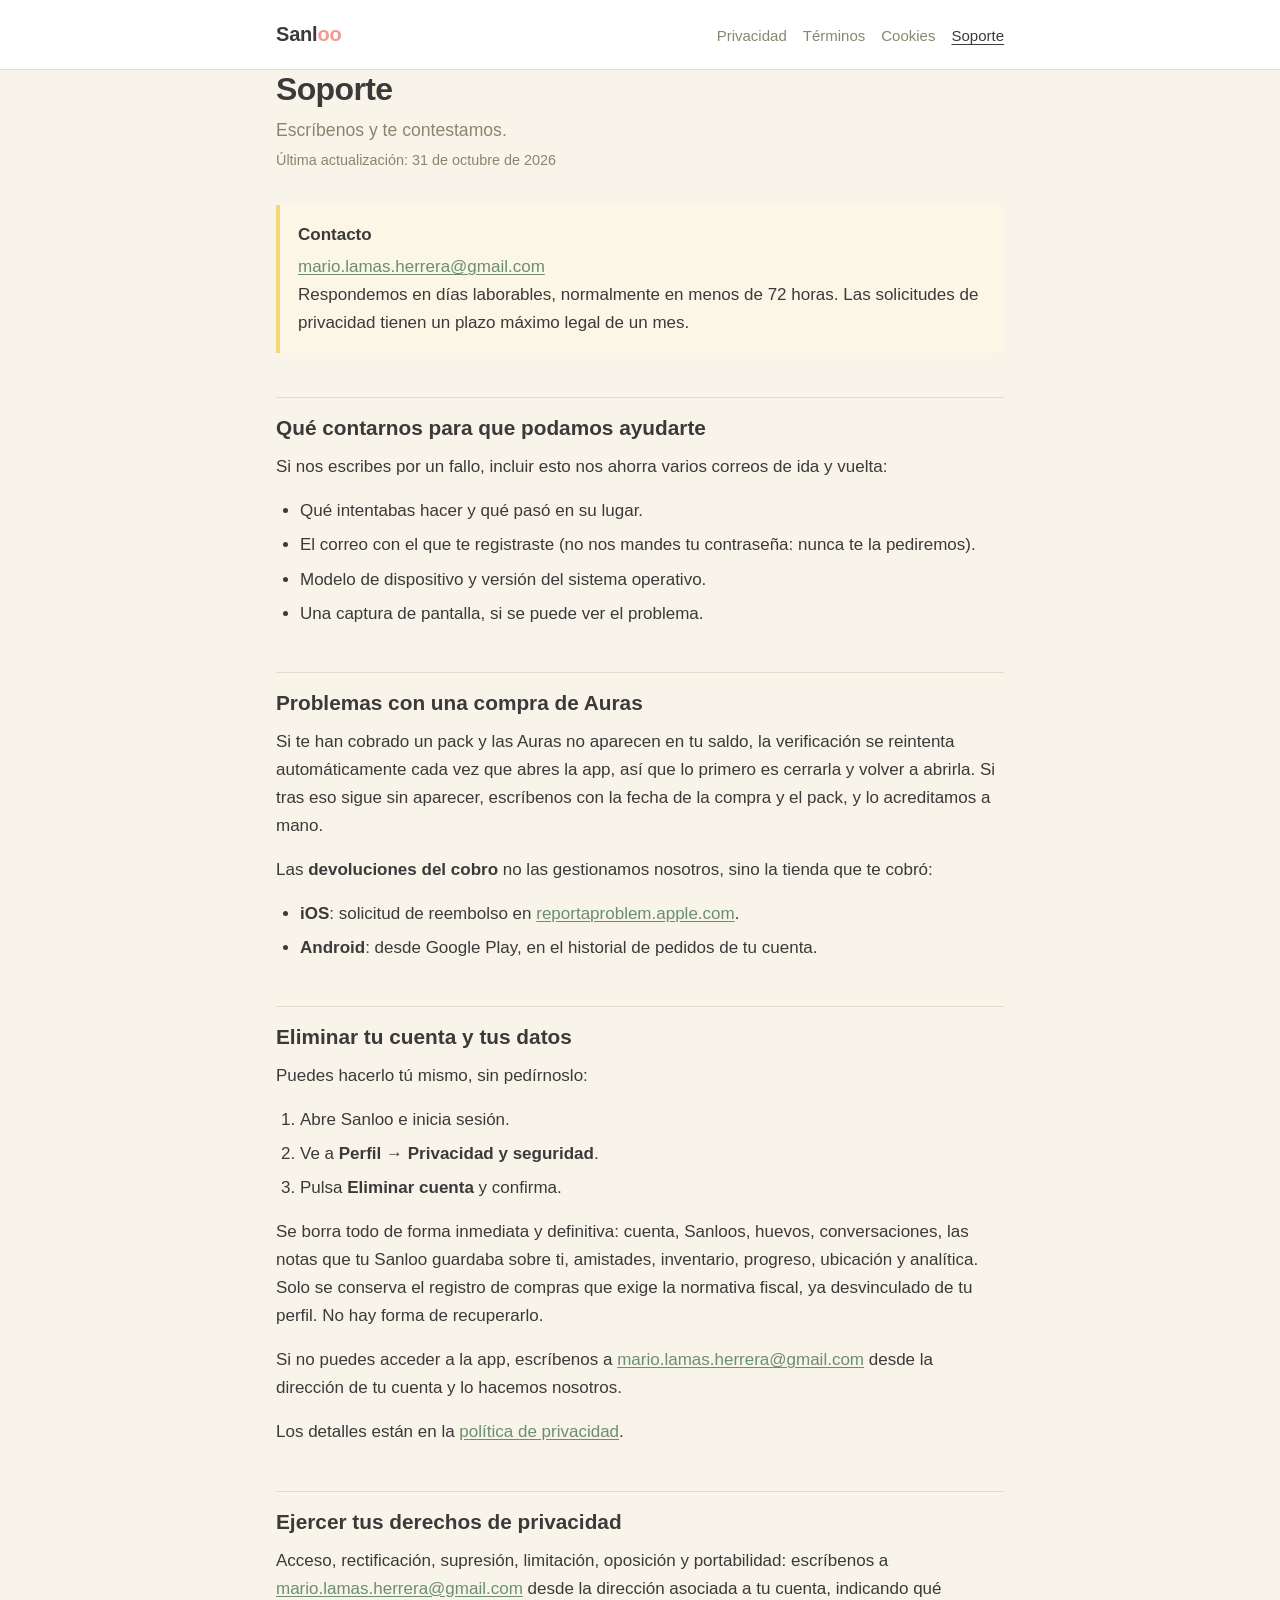
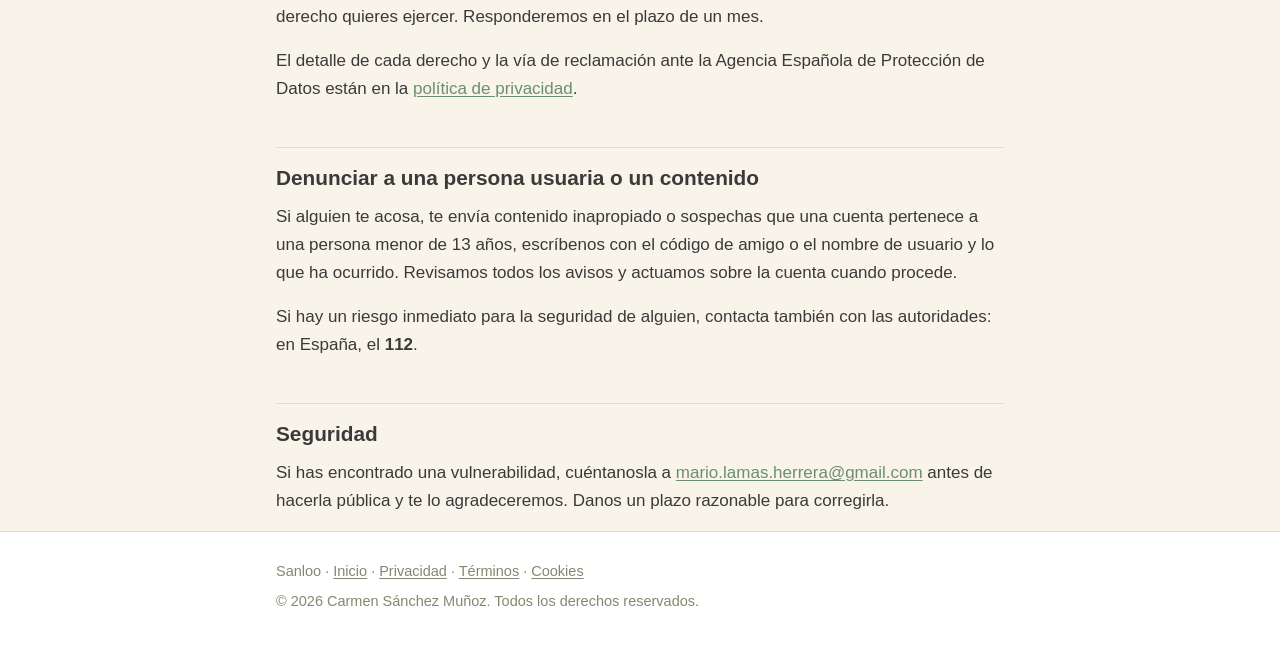
<file: soporte.html>
<!DOCTYPE html>
<html lang="es">
<head>
<meta charset="utf-8">
<meta name="viewport" content="width=device-width, initial-scale=1">
<title>Soporte · Sanloo</title>
<meta name="description" content="Contacto y ayuda de la app Sanloo: incidencias, compras, eliminación de cuenta y ejercicio de derechos de privacidad.">
<link rel="stylesheet" href="assets/styles.css">
</head>
<body>

<header class="site">
  <div class="wrap">
    <a class="brand" href="index.html">Sanl<span>oo</span></a>
    <nav class="site">
      <a href="privacidad.html">Privacidad</a>
      <a href="terminos.html">Términos</a>
      <a href="cookies.html">Cookies</a>
      <a href="soporte.html" aria-current="page">Soporte</a>
    </nav>
  </div>
</header>

<main class="wrap">
  <h1>Soporte</h1>
  <p class="lede">Escríbenos y te contestamos.</p>
  <p class="updated">Última actualización: 31 de octubre de 2026</p>

  <div class="note">
    <strong>Contacto</strong>
    <p>
      <a href="mailto:mario.lamas.herrera@gmail.com">mario.lamas.herrera@gmail.com</a><br>
      Respondemos en días laborables, normalmente en menos de 72 horas.
      Las solicitudes de privacidad tienen un plazo máximo legal de un mes.
    </p>
  </div>

  <h2>Qué contarnos para que podamos ayudarte</h2>
  <p>
    Si nos escribes por un fallo, incluir esto nos ahorra varios correos
    de ida y vuelta:
  </p>
  <ul>
    <li>Qué intentabas hacer y qué pasó en su lugar.</li>
    <li>El correo con el que te registraste (no nos mandes tu contraseña: nunca te la pediremos).</li>
    <li>Modelo de dispositivo y versión del sistema operativo.</li>
    <li>Una captura de pantalla, si se puede ver el problema.</li>
  </ul>

  <h2>Problemas con una compra de Auras</h2>
  <p>
    Si te han cobrado un pack y las Auras no aparecen en tu saldo, la
    verificación se reintenta automáticamente cada vez que abres la app,
    así que lo primero es cerrarla y volver a abrirla. Si tras eso sigue
    sin aparecer, escríbenos con la fecha de la compra y el pack, y lo
    acreditamos a mano.
  </p>
  <p>
    Las <strong>devoluciones del cobro</strong> no las gestionamos
    nosotros, sino la tienda que te cobró:
  </p>
  <ul>
    <li><strong>iOS</strong>: solicitud de reembolso en <a href="https://reportaproblem.apple.com" rel="noopener">reportaproblem.apple.com</a>.</li>
    <li><strong>Android</strong>: desde Google Play, en el historial de pedidos de tu cuenta.</li>
  </ul>

  <h2>Eliminar tu cuenta y tus datos</h2>
  <p>Puedes hacerlo tú mismo, sin pedírnoslo:</p>
  <ol>
    <li>Abre Sanloo e inicia sesión.</li>
    <li>Ve a <strong>Perfil</strong> → <strong>Privacidad y seguridad</strong>.</li>
    <li>Pulsa <strong>Eliminar cuenta</strong> y confirma.</li>
  </ol>
  <p>
    Se borra todo de forma inmediata y definitiva: cuenta, Sanloos,
    huevos, conversaciones, las notas que tu Sanloo guardaba sobre ti,
    amistades, inventario, progreso, ubicación y analítica. Solo se
    conserva el registro de compras que exige la normativa fiscal, ya
    desvinculado de tu perfil. No hay forma de recuperarlo.
  </p>
  <p>
    Si no puedes acceder a la app, escríbenos a
    <a href="mailto:mario.lamas.herrera@gmail.com">mario.lamas.herrera@gmail.com</a> desde la
    dirección de tu cuenta y lo hacemos nosotros.
  </p>
  <p>Los detalles están en la <a href="privacidad.html#borrar">política de privacidad</a>.</p>

  <h2>Ejercer tus derechos de privacidad</h2>
  <p>
    Acceso, rectificación, supresión, limitación, oposición y
    portabilidad: escríbenos a
    <a href="mailto:mario.lamas.herrera@gmail.com">mario.lamas.herrera@gmail.com</a> desde la
    dirección asociada a tu cuenta, indicando qué derecho quieres
    ejercer. Responderemos en el plazo de un mes.
  </p>
  <p>
    El detalle de cada derecho y la vía de reclamación ante la Agencia
    Española de Protección de Datos están en la
    <a href="privacidad.html#derechos">política de privacidad</a>.
  </p>

  <h2>Denunciar a una persona usuaria o un contenido</h2>
  <p>
    Si alguien te acosa, te envía contenido inapropiado o sospechas que
    una cuenta pertenece a una persona menor de 13 años, escríbenos con
    el código de amigo o el nombre de usuario y lo que ha ocurrido.
    Revisamos todos los avisos y actuamos sobre la cuenta cuando procede.
  </p>
  <p>
    Si hay un riesgo inmediato para la seguridad de alguien, contacta
    también con las autoridades: en España, el <strong>112</strong>.
  </p>

  <h2>Seguridad</h2>
  <p>
    Si has encontrado una vulnerabilidad, cuéntanosla a
    <a href="mailto:mario.lamas.herrera@gmail.com">mario.lamas.herrera@gmail.com</a> antes de
    hacerla pública y te lo agradeceremos. Danos un plazo razonable para
    corregirla.
  </p>
</main>

<footer class="site">
  <div class="wrap">
    <p>Sanloo · <a href="index.html">Inicio</a> · <a href="privacidad.html">Privacidad</a> · <a href="terminos.html">Términos</a> · <a href="cookies.html">Cookies</a></p>
    <p>© 2026 Carmen Sánchez Muñoz. Todos los derechos reservados.</p>
  </div>
</footer>

</body>
</html>
</file>
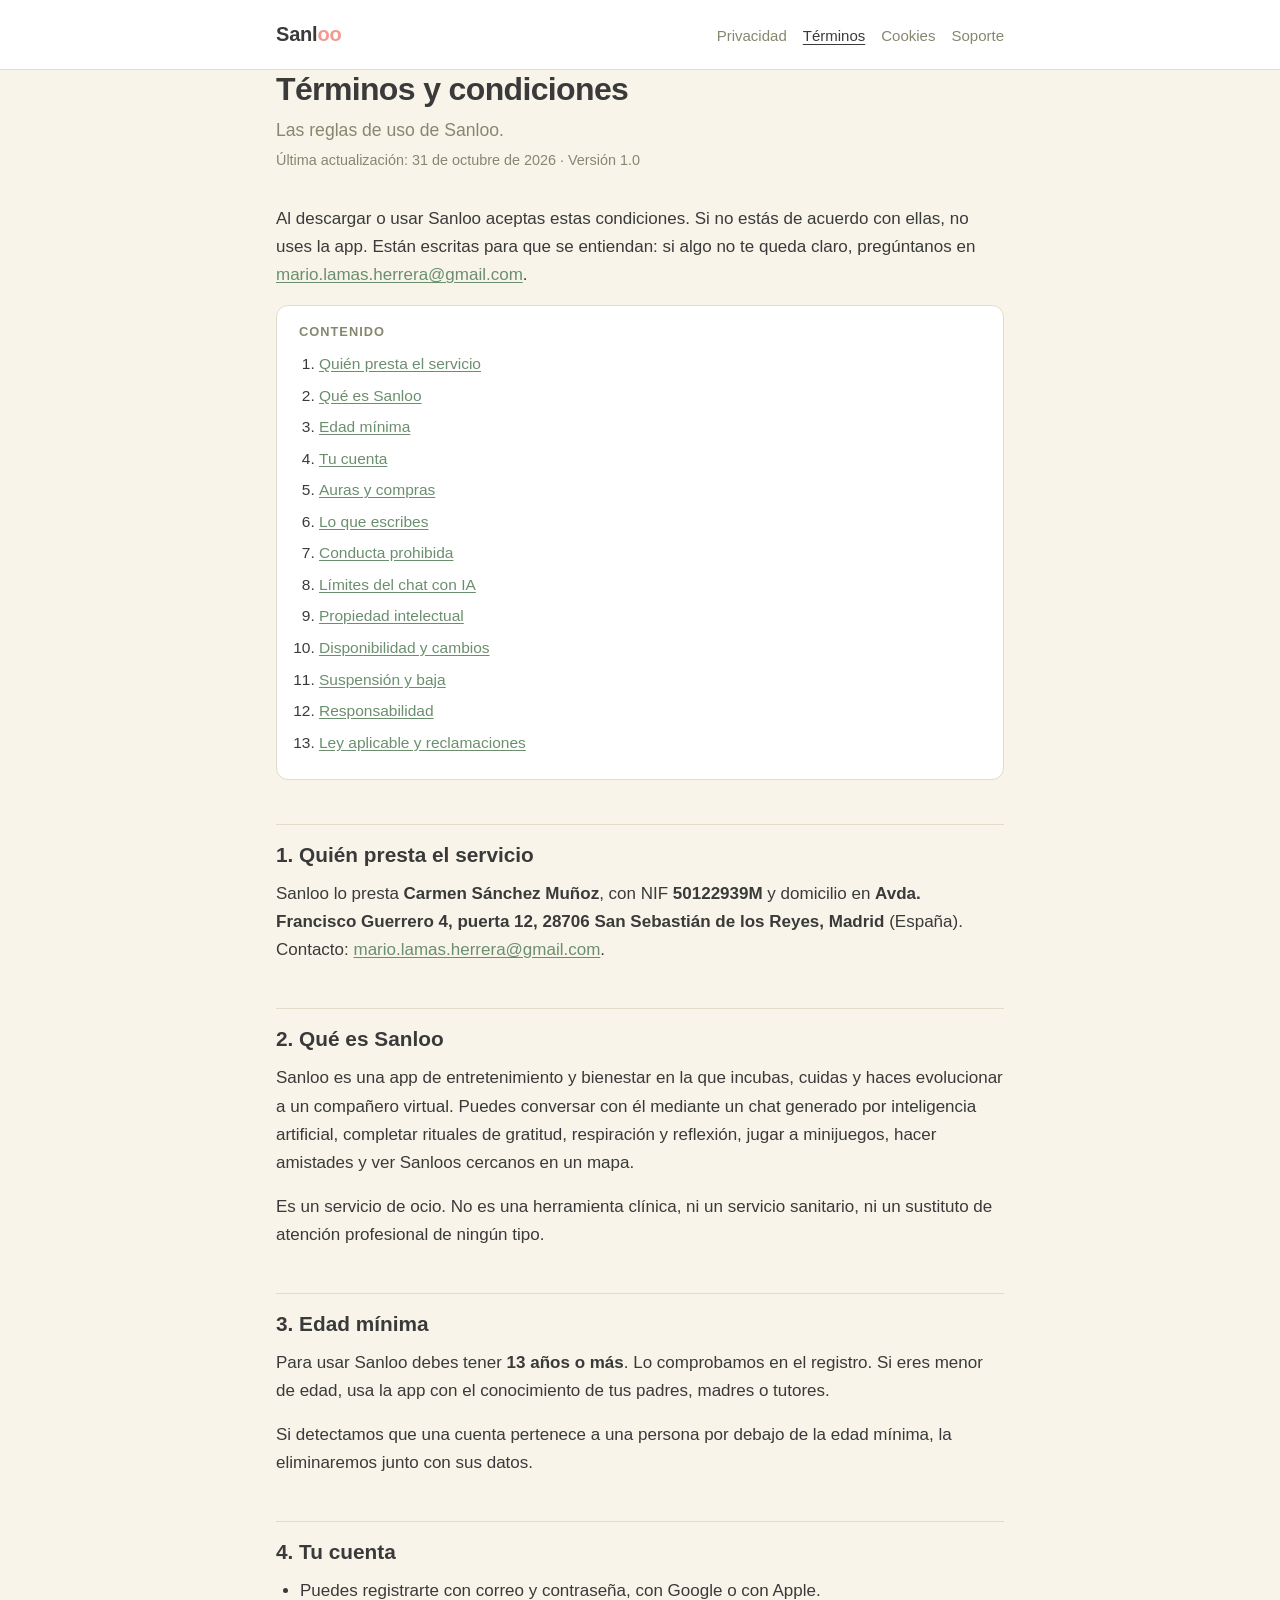
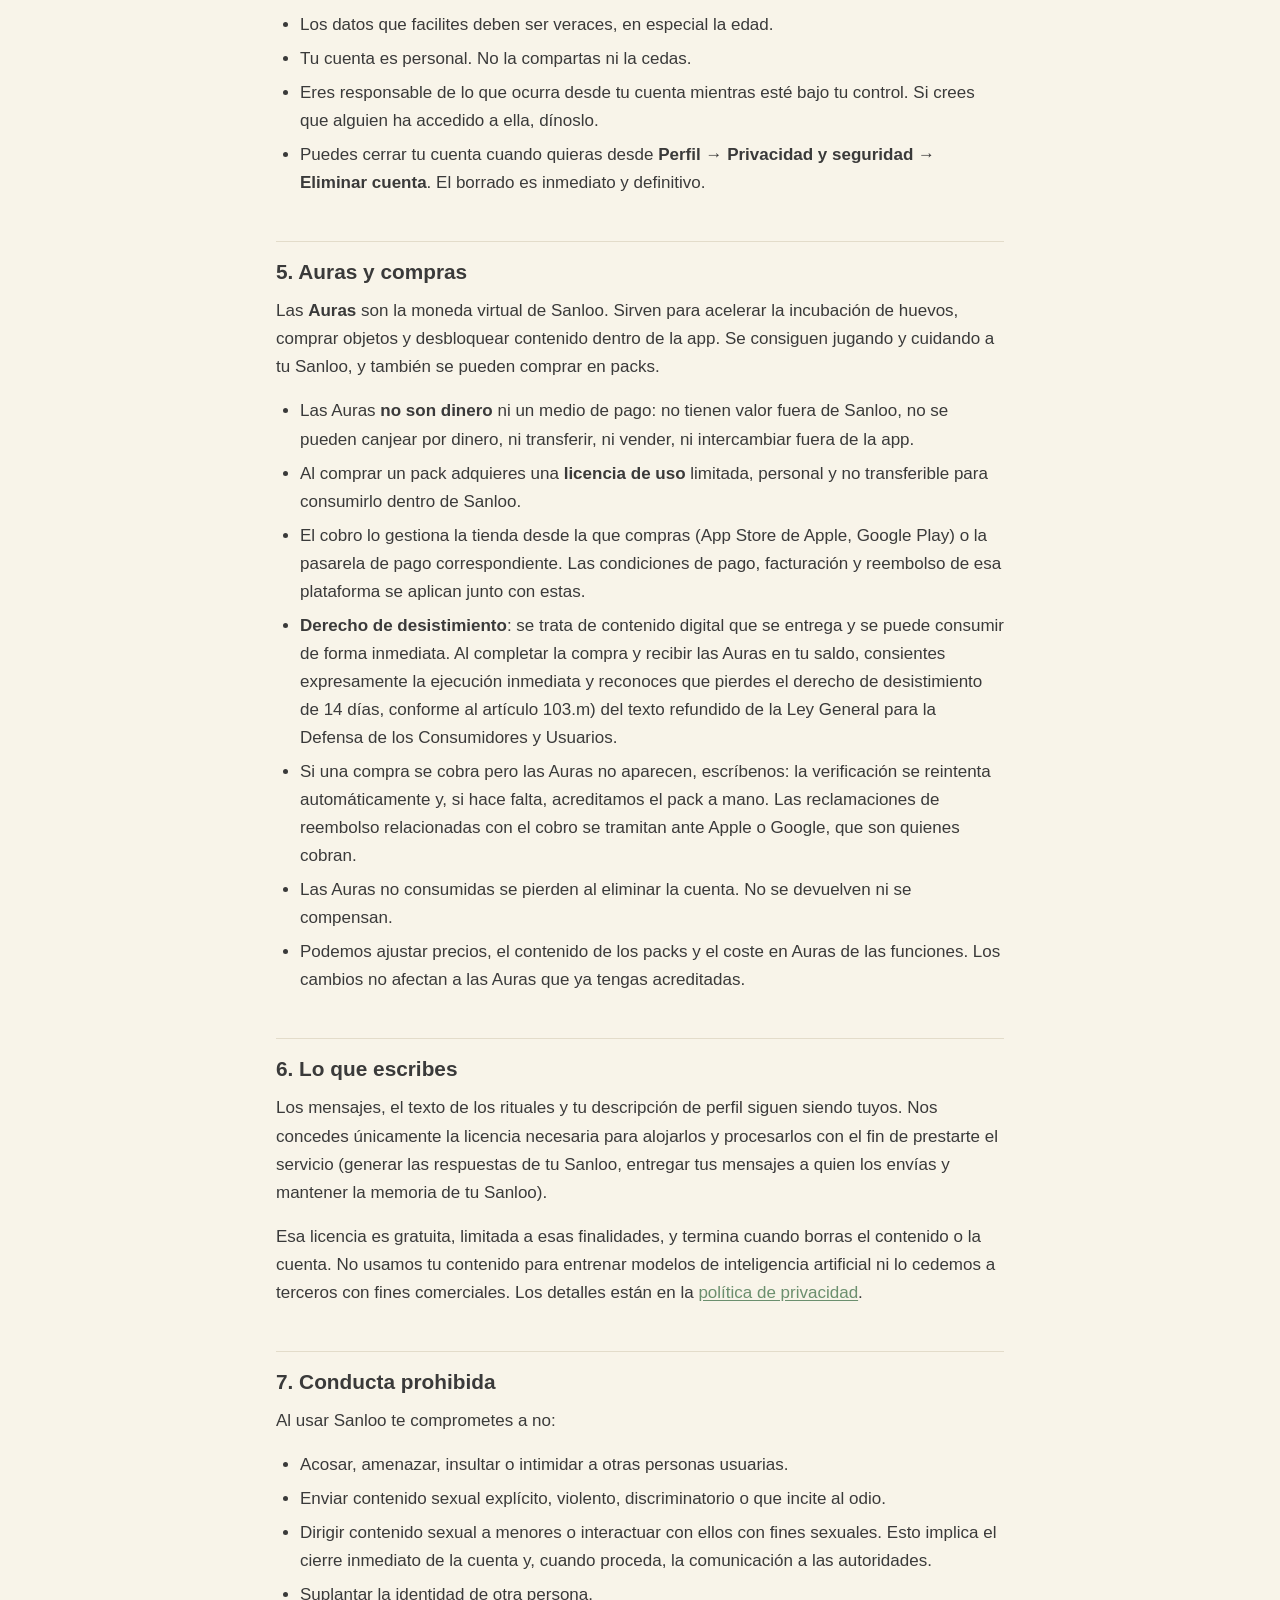
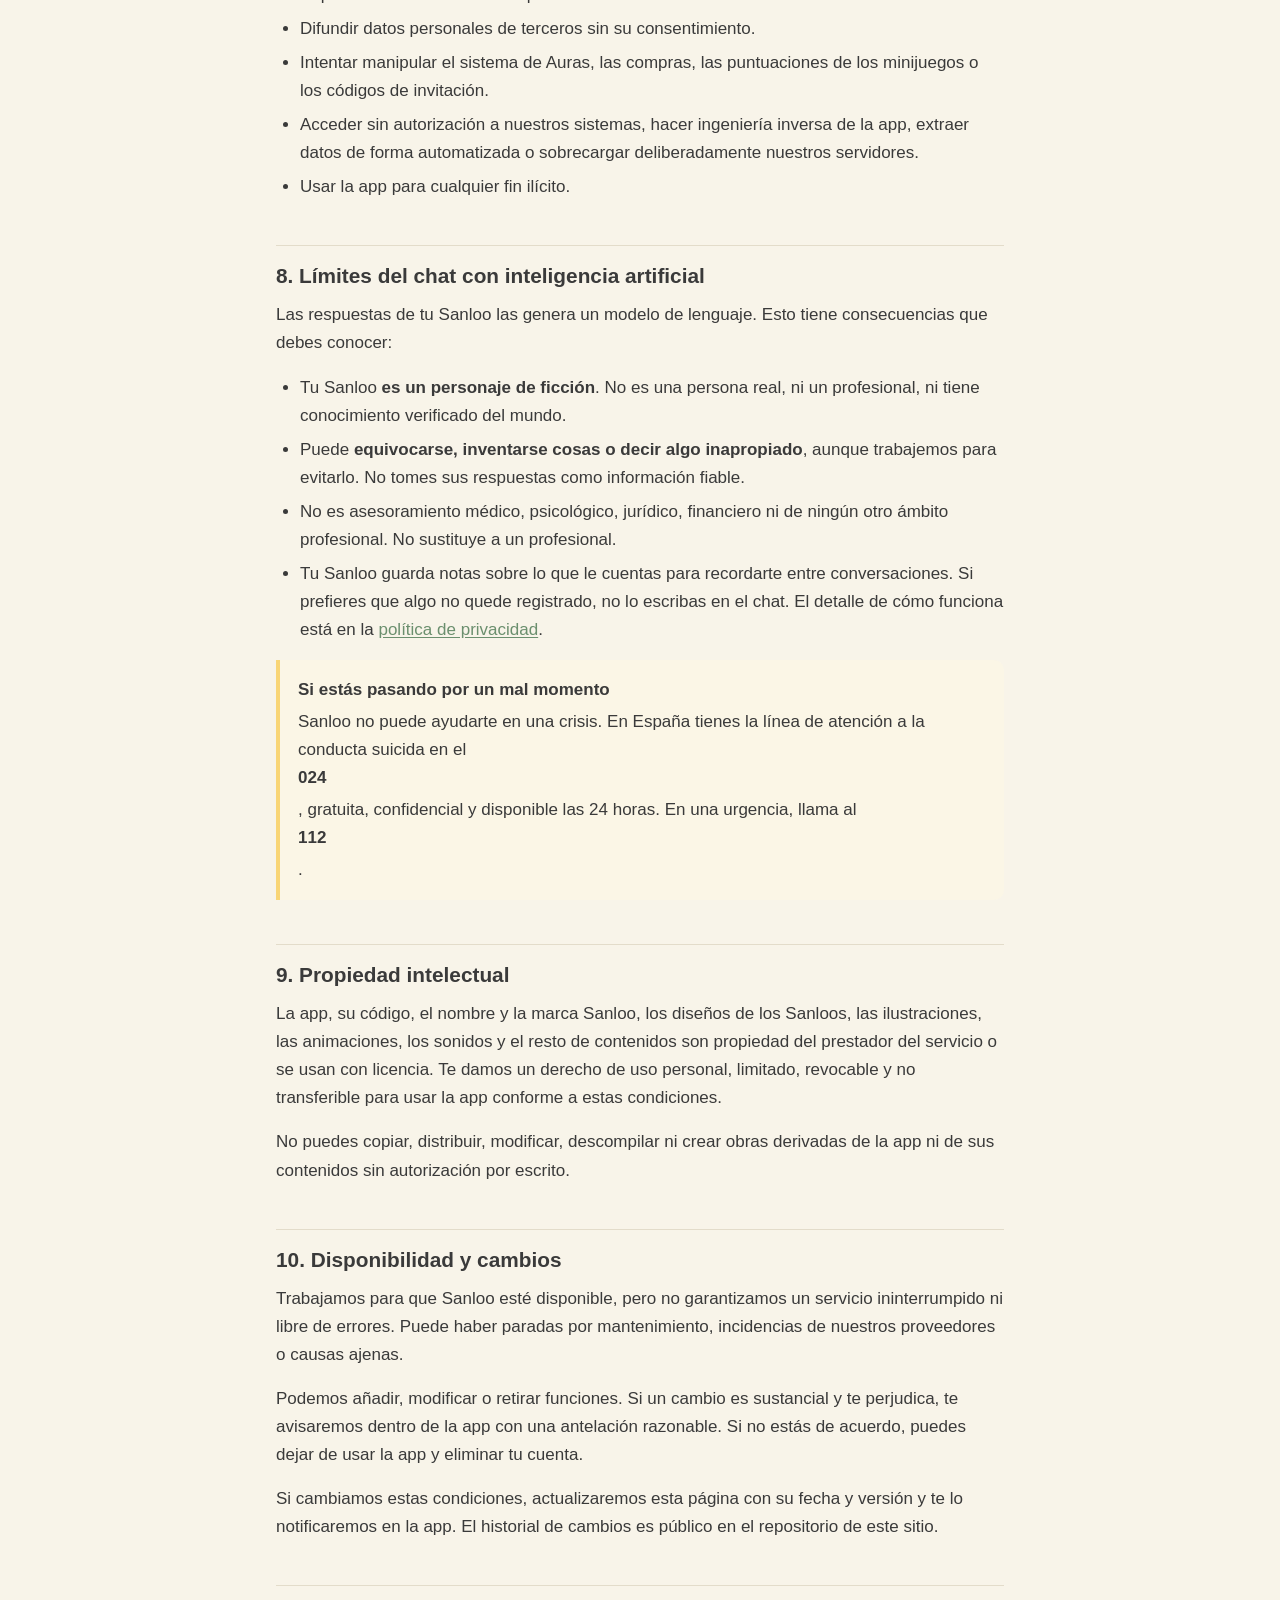
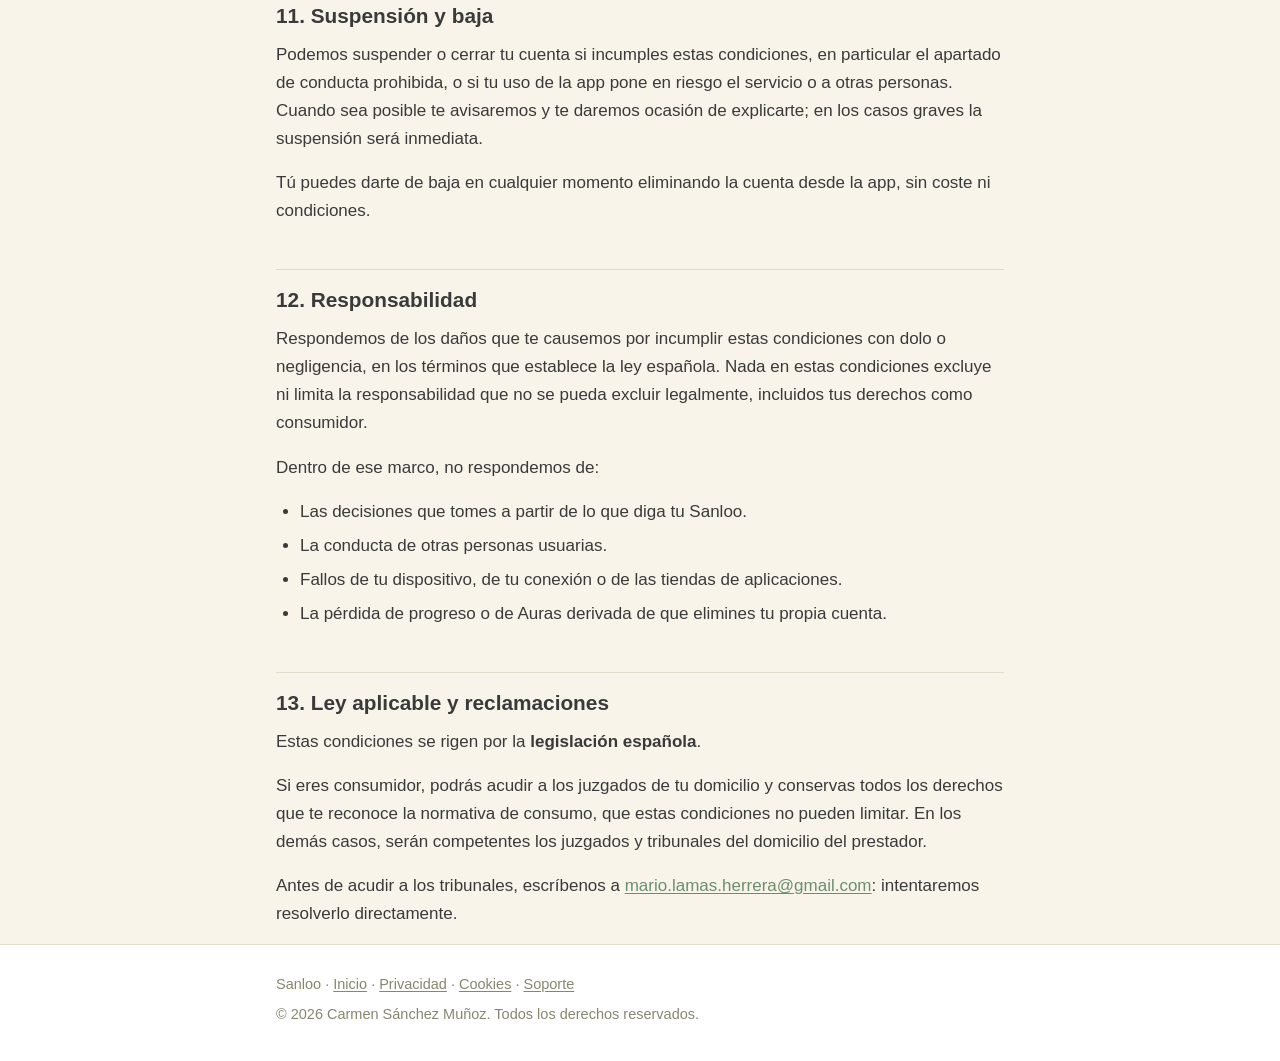
<file: terminos.html>
<!DOCTYPE html>
<html lang="es">
<head>
<meta charset="utf-8">
<meta name="viewport" content="width=device-width, initial-scale=1">
<title>Términos y condiciones · Sanloo</title>
<meta name="description" content="Condiciones de uso de la app Sanloo: cuenta, Auras, compras, conducta y límites del chat con inteligencia artificial.">
<link rel="stylesheet" href="assets/styles.css">
</head>
<body>

<header class="site">
  <div class="wrap">
    <a class="brand" href="index.html">Sanl<span>oo</span></a>
    <nav class="site">
      <a href="privacidad.html">Privacidad</a>
      <a href="terminos.html" aria-current="page">Términos</a>
      <a href="cookies.html">Cookies</a>
      <a href="soporte.html">Soporte</a>
    </nav>
  </div>
</header>

<main class="wrap">
  <h1>Términos y condiciones</h1>
  <p class="lede">Las reglas de uso de Sanloo.</p>
  <p class="updated">Última actualización: 31 de octubre de 2026 · Versión 1.0</p>

  <p>
    Al descargar o usar Sanloo aceptas estas condiciones. Si no estás de
    acuerdo con ellas, no uses la app. Están escritas para que se
    entiendan: si algo no te queda claro, pregúntanos en
    <a href="mailto:mario.lamas.herrera@gmail.com">mario.lamas.herrera@gmail.com</a>.
  </p>

  <nav class="toc">
    <h2>Contenido</h2>
    <ol>
      <li><a href="#quien">Quién presta el servicio</a></li>
      <li><a href="#que-es">Qué es Sanloo</a></li>
      <li><a href="#edad">Edad mínima</a></li>
      <li><a href="#cuenta">Tu cuenta</a></li>
      <li><a href="#auras">Auras y compras</a></li>
      <li><a href="#contenido">Lo que escribes</a></li>
      <li><a href="#conducta">Conducta prohibida</a></li>
      <li><a href="#ia">Límites del chat con IA</a></li>
      <li><a href="#propiedad">Propiedad intelectual</a></li>
      <li><a href="#disponibilidad">Disponibilidad y cambios</a></li>
      <li><a href="#suspension">Suspensión y baja</a></li>
      <li><a href="#responsabilidad">Responsabilidad</a></li>
      <li><a href="#ley">Ley aplicable y reclamaciones</a></li>
    </ol>
  </nav>

  <h2 id="quien">1. Quién presta el servicio</h2>
  <p>
    Sanloo lo presta <strong>Carmen Sánchez Muñoz</strong>, con NIF
    <strong>50122939M</strong> y domicilio en
    <strong>Avda. Francisco Guerrero 4, puerta 12, 28706 San Sebastián de los Reyes, Madrid</strong> (España). Contacto:
    <a href="mailto:mario.lamas.herrera@gmail.com">mario.lamas.herrera@gmail.com</a>.
  </p>

  <h2 id="que-es">2. Qué es Sanloo</h2>
  <p>
    Sanloo es una app de entretenimiento y bienestar en la que incubas,
    cuidas y haces evolucionar a un compañero virtual. Puedes conversar
    con él mediante un chat generado por inteligencia artificial,
    completar rituales de gratitud, respiración y reflexión, jugar a
    minijuegos, hacer amistades y ver Sanloos cercanos en un mapa.
  </p>
  <p>
    Es un servicio de ocio. No es una herramienta clínica, ni un servicio
    sanitario, ni un sustituto de atención profesional de ningún tipo.
  </p>

  <h2 id="edad">3. Edad mínima</h2>
  <p>
    Para usar Sanloo debes tener <strong>13 años o más</strong>. Lo
    comprobamos en el registro. Si eres menor de edad, usa la app con el
    conocimiento de tus padres, madres o tutores.
  </p>
  <p>
    Si detectamos que una cuenta pertenece a una persona por debajo de la
    edad mínima, la eliminaremos junto con sus datos.
  </p>

  <h2 id="cuenta">4. Tu cuenta</h2>
  <ul>
    <li>Puedes registrarte con correo y contraseña, con Google o con Apple.</li>
    <li>Los datos que facilites deben ser veraces, en especial la edad.</li>
    <li>Tu cuenta es personal. No la compartas ni la cedas.</li>
    <li>Eres responsable de lo que ocurra desde tu cuenta mientras esté bajo tu control. Si crees que alguien ha accedido a ella, dínoslo.</li>
    <li>Puedes cerrar tu cuenta cuando quieras desde <strong>Perfil → Privacidad y seguridad → Eliminar cuenta</strong>. El borrado es inmediato y definitivo.</li>
  </ul>

  <h2 id="auras">5. Auras y compras</h2>
  <p>
    Las <strong>Auras</strong> son la moneda virtual de Sanloo. Sirven
    para acelerar la incubación de huevos, comprar objetos y desbloquear
    contenido dentro de la app. Se consiguen jugando y cuidando a tu
    Sanloo, y también se pueden comprar en packs.
  </p>
  <ul>
    <li>
      Las Auras <strong>no son dinero</strong> ni un medio de pago: no
      tienen valor fuera de Sanloo, no se pueden canjear por dinero, ni
      transferir, ni vender, ni intercambiar fuera de la app.
    </li>
    <li>
      Al comprar un pack adquieres una <strong>licencia de uso</strong>
      limitada, personal y no transferible para consumirlo dentro de
      Sanloo.
    </li>
    <li>
      El cobro lo gestiona la tienda desde la que compras (App Store de
      Apple, Google Play) o la pasarela de pago correspondiente. Las
      condiciones de pago, facturación y reembolso de esa plataforma se
      aplican junto con estas.
    </li>
    <li>
      <strong>Derecho de desistimiento</strong>: se trata de contenido
      digital que se entrega y se puede consumir de forma inmediata. Al
      completar la compra y recibir las Auras en tu saldo, consientes
      expresamente la ejecución inmediata y reconoces que pierdes el
      derecho de desistimiento de 14 días, conforme al artículo 103.m) del
      texto refundido de la Ley General para la Defensa de los
      Consumidores y Usuarios.
    </li>
    <li>
      Si una compra se cobra pero las Auras no aparecen, escríbenos: la
      verificación se reintenta automáticamente y, si hace falta,
      acreditamos el pack a mano. Las reclamaciones de reembolso
      relacionadas con el cobro se tramitan ante Apple o Google, que son
      quienes cobran.
    </li>
    <li>
      Las Auras no consumidas se pierden al eliminar la cuenta. No se
      devuelven ni se compensan.
    </li>
    <li>
      Podemos ajustar precios, el contenido de los packs y el coste en
      Auras de las funciones. Los cambios no afectan a las Auras que ya
      tengas acreditadas.
    </li>
  </ul>

  <h2 id="contenido">6. Lo que escribes</h2>
  <p>
    Los mensajes, el texto de los rituales y tu descripción de perfil
    siguen siendo tuyos. Nos concedes únicamente la licencia necesaria
    para alojarlos y procesarlos con el fin de prestarte el servicio
    (generar las respuestas de tu Sanloo, entregar tus mensajes a quien
    los envías y mantener la memoria de tu Sanloo).
  </p>
  <p>
    Esa licencia es gratuita, limitada a esas finalidades, y termina
    cuando borras el contenido o la cuenta. No usamos tu contenido para
    entrenar modelos de inteligencia artificial ni lo cedemos a terceros
    con fines comerciales. Los detalles están en la
    <a href="privacidad.html">política de privacidad</a>.
  </p>

  <h2 id="conducta">7. Conducta prohibida</h2>
  <p>Al usar Sanloo te comprometes a no:</p>
  <ul>
    <li>Acosar, amenazar, insultar o intimidar a otras personas usuarias.</li>
    <li>Enviar contenido sexual explícito, violento, discriminatorio o que incite al odio.</li>
    <li>Dirigir contenido sexual a menores o interactuar con ellos con fines sexuales. Esto implica el cierre inmediato de la cuenta y, cuando proceda, la comunicación a las autoridades.</li>
    <li>Suplantar la identidad de otra persona.</li>
    <li>Difundir datos personales de terceros sin su consentimiento.</li>
    <li>Intentar manipular el sistema de Auras, las compras, las puntuaciones de los minijuegos o los códigos de invitación.</li>
    <li>Acceder sin autorización a nuestros sistemas, hacer ingeniería inversa de la app, extraer datos de forma automatizada o sobrecargar deliberadamente nuestros servidores.</li>
    <li>Usar la app para cualquier fin ilícito.</li>
  </ul>

  <h2 id="ia">8. Límites del chat con inteligencia artificial</h2>
  <p>
    Las respuestas de tu Sanloo las genera un modelo de lenguaje. Esto
    tiene consecuencias que debes conocer:
  </p>
  <ul>
    <li>
      Tu Sanloo <strong>es un personaje de ficción</strong>. No es una
      persona real, ni un profesional, ni tiene conocimiento verificado
      del mundo.
    </li>
    <li>
      Puede <strong>equivocarse, inventarse cosas o decir algo
      inapropiado</strong>, aunque trabajemos para evitarlo. No tomes sus
      respuestas como información fiable.
    </li>
    <li>
      No es asesoramiento médico, psicológico, jurídico, financiero ni de
      ningún otro ámbito profesional. No sustituye a un profesional.
    </li>
    <li>
      Tu Sanloo guarda notas sobre lo que le cuentas para recordarte entre
      conversaciones. Si prefieres que algo no quede registrado, no lo
      escribas en el chat. El detalle de cómo funciona está en la
      <a href="privacidad.html#ia">política de privacidad</a>.
    </li>
  </ul>
  <div class="note">
    <strong>Si estás pasando por un mal momento</strong>
    <p>
      Sanloo no puede ayudarte en una crisis. En España tienes la línea de
      atención a la conducta suicida en el <strong>024</strong>, gratuita,
      confidencial y disponible las 24 horas. En una urgencia, llama al
      <strong>112</strong>.
    </p>
  </div>

  <h2 id="propiedad">9. Propiedad intelectual</h2>
  <p>
    La app, su código, el nombre y la marca Sanloo, los diseños de los
    Sanloos, las ilustraciones, las animaciones, los sonidos y el resto de
    contenidos son propiedad del prestador del servicio o se usan con
    licencia. Te damos un derecho de uso personal, limitado, revocable y
    no transferible para usar la app conforme a estas condiciones.
  </p>
  <p>
    No puedes copiar, distribuir, modificar, descompilar ni crear obras
    derivadas de la app ni de sus contenidos sin autorización por escrito.
  </p>

  <h2 id="disponibilidad">10. Disponibilidad y cambios</h2>
  <p>
    Trabajamos para que Sanloo esté disponible, pero no garantizamos un
    servicio ininterrumpido ni libre de errores. Puede haber paradas por
    mantenimiento, incidencias de nuestros proveedores o causas ajenas.
  </p>
  <p>
    Podemos añadir, modificar o retirar funciones. Si un cambio es
    sustancial y te perjudica, te avisaremos dentro de la app con una
    antelación razonable. Si no estás de acuerdo, puedes dejar de usar la
    app y eliminar tu cuenta.
  </p>
  <p>
    Si cambiamos estas condiciones, actualizaremos esta página con su
    fecha y versión y te lo notificaremos en la app. El historial de
    cambios es público en el repositorio de este sitio.
  </p>

  <h2 id="suspension">11. Suspensión y baja</h2>
  <p>
    Podemos suspender o cerrar tu cuenta si incumples estas condiciones,
    en particular el apartado de conducta prohibida, o si tu uso de la app
    pone en riesgo el servicio o a otras personas. Cuando sea posible te
    avisaremos y te daremos ocasión de explicarte; en los casos graves la
    suspensión será inmediata.
  </p>
  <p>
    Tú puedes darte de baja en cualquier momento eliminando la cuenta
    desde la app, sin coste ni condiciones.
  </p>

  <h2 id="responsabilidad">12. Responsabilidad</h2>
  <p>
    Respondemos de los daños que te causemos por incumplir estas
    condiciones con dolo o negligencia, en los términos que establece la
    ley española. Nada en estas condiciones excluye ni limita la
    responsabilidad que no se pueda excluir legalmente, incluidos tus
    derechos como consumidor.
  </p>
  <p>Dentro de ese marco, no respondemos de:</p>
  <ul>
    <li>Las decisiones que tomes a partir de lo que diga tu Sanloo.</li>
    <li>La conducta de otras personas usuarias.</li>
    <li>Fallos de tu dispositivo, de tu conexión o de las tiendas de aplicaciones.</li>
    <li>La pérdida de progreso o de Auras derivada de que elimines tu propia cuenta.</li>
  </ul>

  <h2 id="ley">13. Ley aplicable y reclamaciones</h2>
  <p>
    Estas condiciones se rigen por la <strong>legislación
    española</strong>.
  </p>
  <p>
    Si eres consumidor, podrás acudir a los juzgados de tu domicilio y
    conservas todos los derechos que te reconoce la normativa de consumo,
    que estas condiciones no pueden limitar. En los demás casos, serán
    competentes los juzgados y tribunales del domicilio del prestador.
  </p>
  <p>
    Antes de acudir a los tribunales, escríbenos a
    <a href="mailto:mario.lamas.herrera@gmail.com">mario.lamas.herrera@gmail.com</a>:
    intentaremos resolverlo directamente.
  </p>
</main>

<footer class="site">
  <div class="wrap">
    <p>Sanloo · <a href="index.html">Inicio</a> · <a href="privacidad.html">Privacidad</a> · <a href="cookies.html">Cookies</a> · <a href="soporte.html">Soporte</a></p>
    <p>© 2026 Carmen Sánchez Muñoz. Todos los derechos reservados.</p>
  </div>
</footer>

</body>
</html>
</file>
<file: assets/styles.css>
/* Sanloo — hoja de estilos única para todo el sitio legal.
   Paleta tomada de lib/theme/app_colors.dart de la app, para que el sitio
   y la app se reconozcan como lo mismo. */

:root {
  --sand: #F8F4E9;
  --cream: #F4EFE0;
  --softbone: #EBE5D3;
  --charcoal: #3A3A3A;
  --warmgray: #87876F;
  --lightgray: #C5C5B0;
  --coral: #F49990;
  --sage: #A3C4A0;
  --darksage: #6B8F6E;
  --accent: #F9D575;

  --bg: var(--sand);
  --surface: #FFFFFF;
  --text: var(--charcoal);
  --muted: var(--warmgray);
  --border: #E3DCCA;
  --link: var(--darksage);
  --note-bg: #FBF6E6;
  --note-border: var(--accent);
}

@media (prefers-color-scheme: dark) {
  :root:not([data-theme="light"]) {
    --bg: #1E1E1C;
    --surface: #272724;
    --text: #EDE8DC;
    --muted: #A8A894;
    --border: #3B3B36;
    --link: #A3C4A0;
    --note-bg: #2E2A1F;
    --note-border: #8A7533;
  }
}

:root[data-theme="dark"] {
  --bg: #1E1E1C;
  --surface: #272724;
  --text: #EDE8DC;
  --muted: #A8A894;
  --border: #3B3B36;
  --link: #A3C4A0;
  --note-bg: #2E2A1F;
  --note-border: #8A7533;
}

* { box-sizing: border-box; }

html { -webkit-text-size-adjust: 100%; }

body {
  margin: 0;
  background: var(--bg);
  color: var(--text);
  font-family: -apple-system, BlinkMacSystemFont, "Segoe UI", Roboto,
    "Helvetica Neue", Arial, sans-serif;
  font-size: 17px;
  line-height: 1.65;
}

.wrap {
  max-width: 760px;
  margin: 0 auto;
  padding: 0 16px;
}

/* ── Cabecera ──────────────────────────────────────────────── */

header.site {
  border-bottom: 1px solid var(--border);
  background: var(--surface);
}

header.site .wrap {
  display: flex;
  flex-wrap: wrap;
  gap: 8px 20px;
  align-items: baseline;
  padding-top: 18px;
  padding-bottom: 18px;
}

.brand {
  font-size: 20px;
  font-weight: 700;
  letter-spacing: -0.01em;
  color: var(--text);
  text-decoration: none;
}

.brand span { color: var(--coral); }

nav.site {
  display: flex;
  flex-wrap: wrap;
  gap: 16px;
  margin-left: auto;
  font-size: 15px;
}

nav.site a {
  color: var(--muted);
  text-decoration: none;
}

nav.site a:hover,
nav.site a[aria-current="page"] {
  color: var(--text);
  text-decoration: underline;
  text-underline-offset: 3px;
}

/* ── Contenido ─────────────────────────────────────────────── */

main { padding: 40px 0 72px; }

h1 {
  font-size: 2rem;
  line-height: 1.2;
  letter-spacing: -0.02em;
  margin: 0 0 8px;
}

h2 {
  font-size: 1.3rem;
  line-height: 1.3;
  margin: 44px 0 12px;
  padding-top: 16px;
  border-top: 1px solid var(--border);
}

h3 {
  font-size: 1.05rem;
  margin: 28px 0 8px;
}

p, ul, ol { margin: 0 0 16px; }

ul, ol { padding-left: 24px; }

li { margin-bottom: 6px; }

a { color: var(--link); text-underline-offset: 2px; }

.lede {
  font-size: 1.1rem;
  color: var(--muted);
  margin-bottom: 4px;
}

.updated {
  font-size: 0.9rem;
  color: var(--muted);
  margin-bottom: 32px;
}

code {
  font-family: ui-monospace, SFMono-Regular, Menlo, monospace;
  font-size: 0.88em;
  background: var(--cream);
  border: 1px solid var(--border);
  border-radius: 5px;
  padding: 1px 5px;
}

:root[data-theme="dark"] code,
:root:not([data-theme="light"]) code { background: var(--surface); }

/* ── Avisos destacados ─────────────────────────────────────── */

.note {
  background: var(--note-bg);
  border-left: 4px solid var(--note-border);
  border-radius: 0 10px 10px 0;
  padding: 16px 18px;
  margin: 0 0 24px;
}

.note p:last-child { margin-bottom: 0; }

.note strong { display: block; margin-bottom: 4px; }

/* ── Índice ────────────────────────────────────────────────── */

.toc {
  background: var(--surface);
  border: 1px solid var(--border);
  border-radius: 12px;
  padding: 18px 22px;
  margin-bottom: 36px;
}

.toc h2 {
  font-size: 0.8rem;
  letter-spacing: 0.08em;
  text-transform: uppercase;
  color: var(--muted);
  border: 0;
  margin: 0 0 10px;
  padding: 0;
}

.toc ol { margin: 0; padding-left: 20px; font-size: 15.5px; }

/* ── Tablas ────────────────────────────────────────────────── */

.table-scroll {
  overflow-x: auto;
  margin: 0 0 24px;
  -webkit-overflow-scrolling: touch;
}

table {
  border-collapse: collapse;
  width: 100%;
  min-width: 460px;
  font-size: 15.5px;
  background: var(--surface);
  border: 1px solid var(--border);
  border-radius: 10px;
}

th, td {
  text-align: left;
  vertical-align: top;
  padding: 11px 14px;
  border-bottom: 1px solid var(--border);
}

th {
  font-weight: 600;
  background: var(--cream);
  color: var(--text);
}

:root[data-theme="dark"] th,
:root:not([data-theme="light"]) th { background: #2F2F2B; }

tbody tr:last-child td { border-bottom: 0; }

/* ── Tarjetas de la portada ────────────────────────────────── */

.cards {
  display: grid;
  grid-template-columns: repeat(auto-fit, minmax(220px, 1fr));
  gap: 14px;
  margin: 32px 0;
}

.card {
  display: block;
  background: var(--surface);
  border: 1px solid var(--border);
  border-radius: 14px;
  padding: 20px;
  text-decoration: none;
  color: var(--text);
  transition: border-color 0.15s ease, transform 0.15s ease;
}

.card:hover {
  border-color: var(--sage);
  transform: translateY(-2px);
}

.card h2 {
  font-size: 1.05rem;
  margin: 0 0 4px;
  border: 0;
  padding: 0;
}

.card p {
  margin: 0;
  font-size: 15px;
  color: var(--muted);
}

/* ── Pie ───────────────────────────────────────────────────── */

footer.site {
  border-top: 1px solid var(--border);
  background: var(--surface);
  padding: 28px 0;
  font-size: 14.5px;
  color: var(--muted);
}

footer.site p { margin: 0 0 6px; }

footer.site a { color: var(--muted); }
</file>
